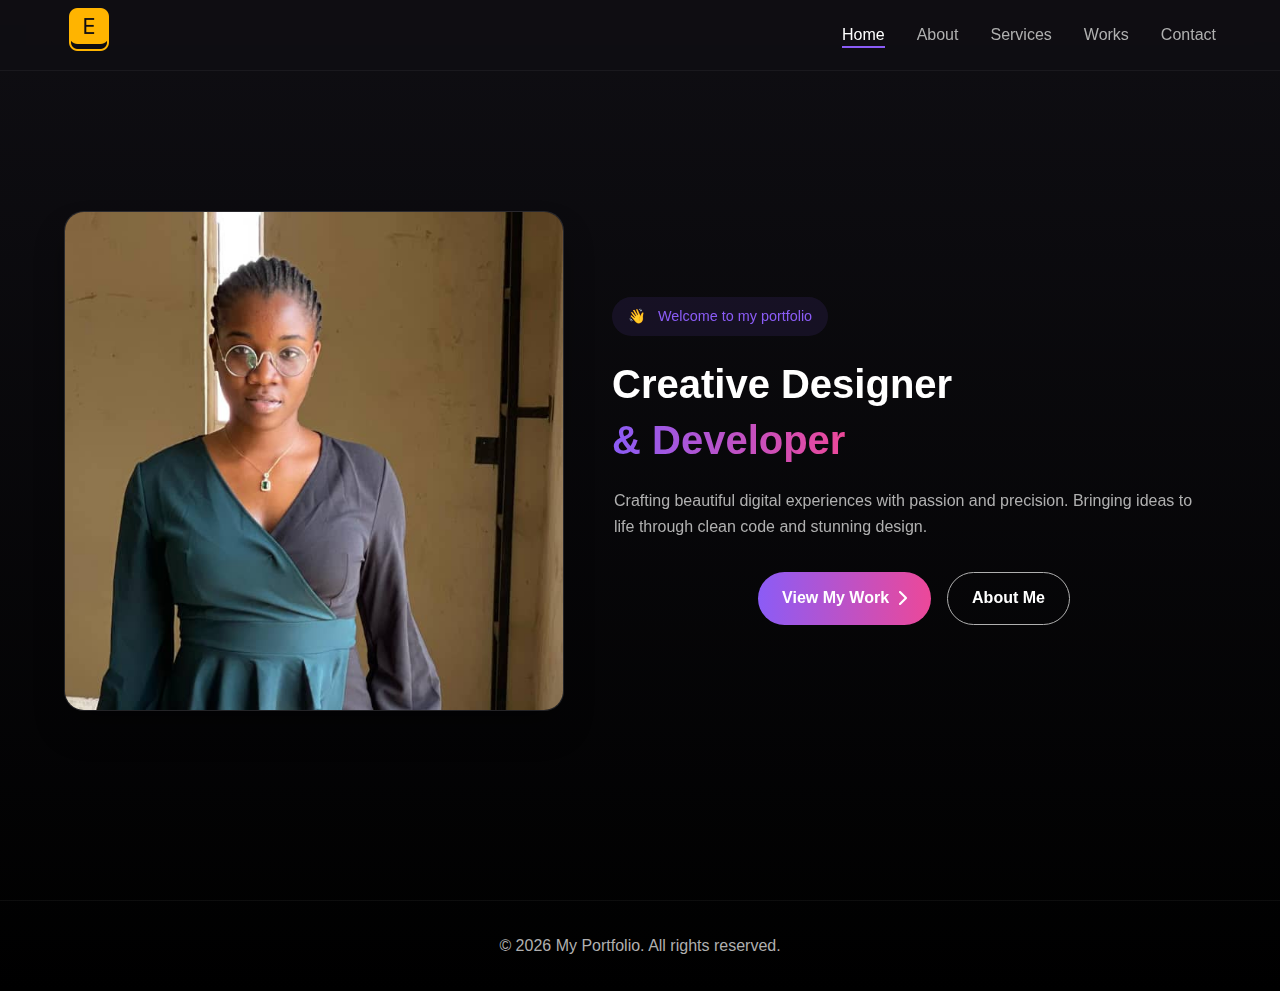
<file: index.html>
<!DOCTYPE html>
<html lang="en">
<head>
    <meta charset="UTF-8">
    <meta name="viewport" content="width=device-width, initial-scale=1.0">
    <title>Portfolio</title>
    <meta name="description" content="Professional portfolio of a creative designer and developer">
    <link rel="shortcut icon" href="./icons8-e-50.png" type="image/x-icon">
    
    <!-- Font Awesome for icons -->
    <link rel="stylesheet" href="https://cdnjs.cloudflare.com/ajax/libs/font-awesome/6.4.0/css/all.min.css">
    
    <!-- AOS Animation library -->
    <link rel="stylesheet" href="https://unpkg.com/aos@next/dist/aos.css" />
    
    <!-- Custom CSS -->
    <link rel="stylesheet" href="style.css">
</head>
<body>
    <!-- Navigation Header -->
    <header class="header">
        <nav class="navbar">
            <div class="logo">
                <img src="./icons8-e-50.png" alt="">
            </div>
            
            <ul class="nav-menu">
                <li class="nav-item"><a href="#home" class="nav-link active">Home</a></li>
                <li class="nav-item"><a href="./about.html" class="nav-link">About</a></li>
                <li class="nav-item"><a href="./services.html" class="nav-link">Services</a></li>
                <li class="nav-item"><a href="./portfolio.html" class="nav-link">Works</a></li>
                <li class="nav-item"><a href="./contact.html" class="nav-link">Contact</a></li>
            </ul>
            
            <div class="hamburger">
                <span class="bar"></span>
                <span class="bar"></span>
                <span class="bar"></span>
            </div>
        </nav>
    </header>

    <main>
 <!-- Hero Section -->
<section id="home" class="hero">
    <div class="hero-container">
        <div class="hero-image-container" data-aos="fade-right" data-aos-delay="100">
            <div class="hero-image-slider">
                <img src="./edii.jpg" alt="Designer at work" class="hero-image active">
                <img src="./bitmoji.png" alt="Development work" class="hero-image">
            </div>
        </div>
        <div class="hero-content">
            <div class="welcome-badge" data-aos="fade-up" data-aos-delay="100">
                <span class="emoji">👋</span> Welcome to my portfolio
            </div>
            <h1 data-aos="fade-up" data-aos-delay="300">
                <span class="title-line">Creative Designer</span>
                <span class="gradient-text">& Developer</span>
            </h1>
            
            <p class="hero-subtitle" data-aos="fade-up" data-aos-delay="500">
                Crafting beautiful digital experiences with passion and precision.
                Bringing ideas to life through clean code and stunning design.
            </p>
            
            <div class="cta-buttons" data-aos="fade-up" data-aos-delay="700">
                <a href="./portfolio.html" class="btn primary-btn">
                    View My Work <i class="fas fa-chevron-right btn-icon"></i>
                </a>
                <a href="./about.html" class="btn outline-btn">About Me</a>
            </div>
        </div>
    </div>
</section>
    </main>
    
    <!-- Footer -->
    <footer class="footer">
        <div class="footer-content">
            <p>&copy; <span id="current-year"></span> My Portfolio. All rights reserved.</p>
        </div>
    </footer>

    <!-- AOS Animation Script -->
    <script src="https://unpkg.com/aos@next/dist/aos.js"></script>
    
    <!-- Custom JavaScript -->
    <script src="index.js"></script>
</body>
</html>
</file>
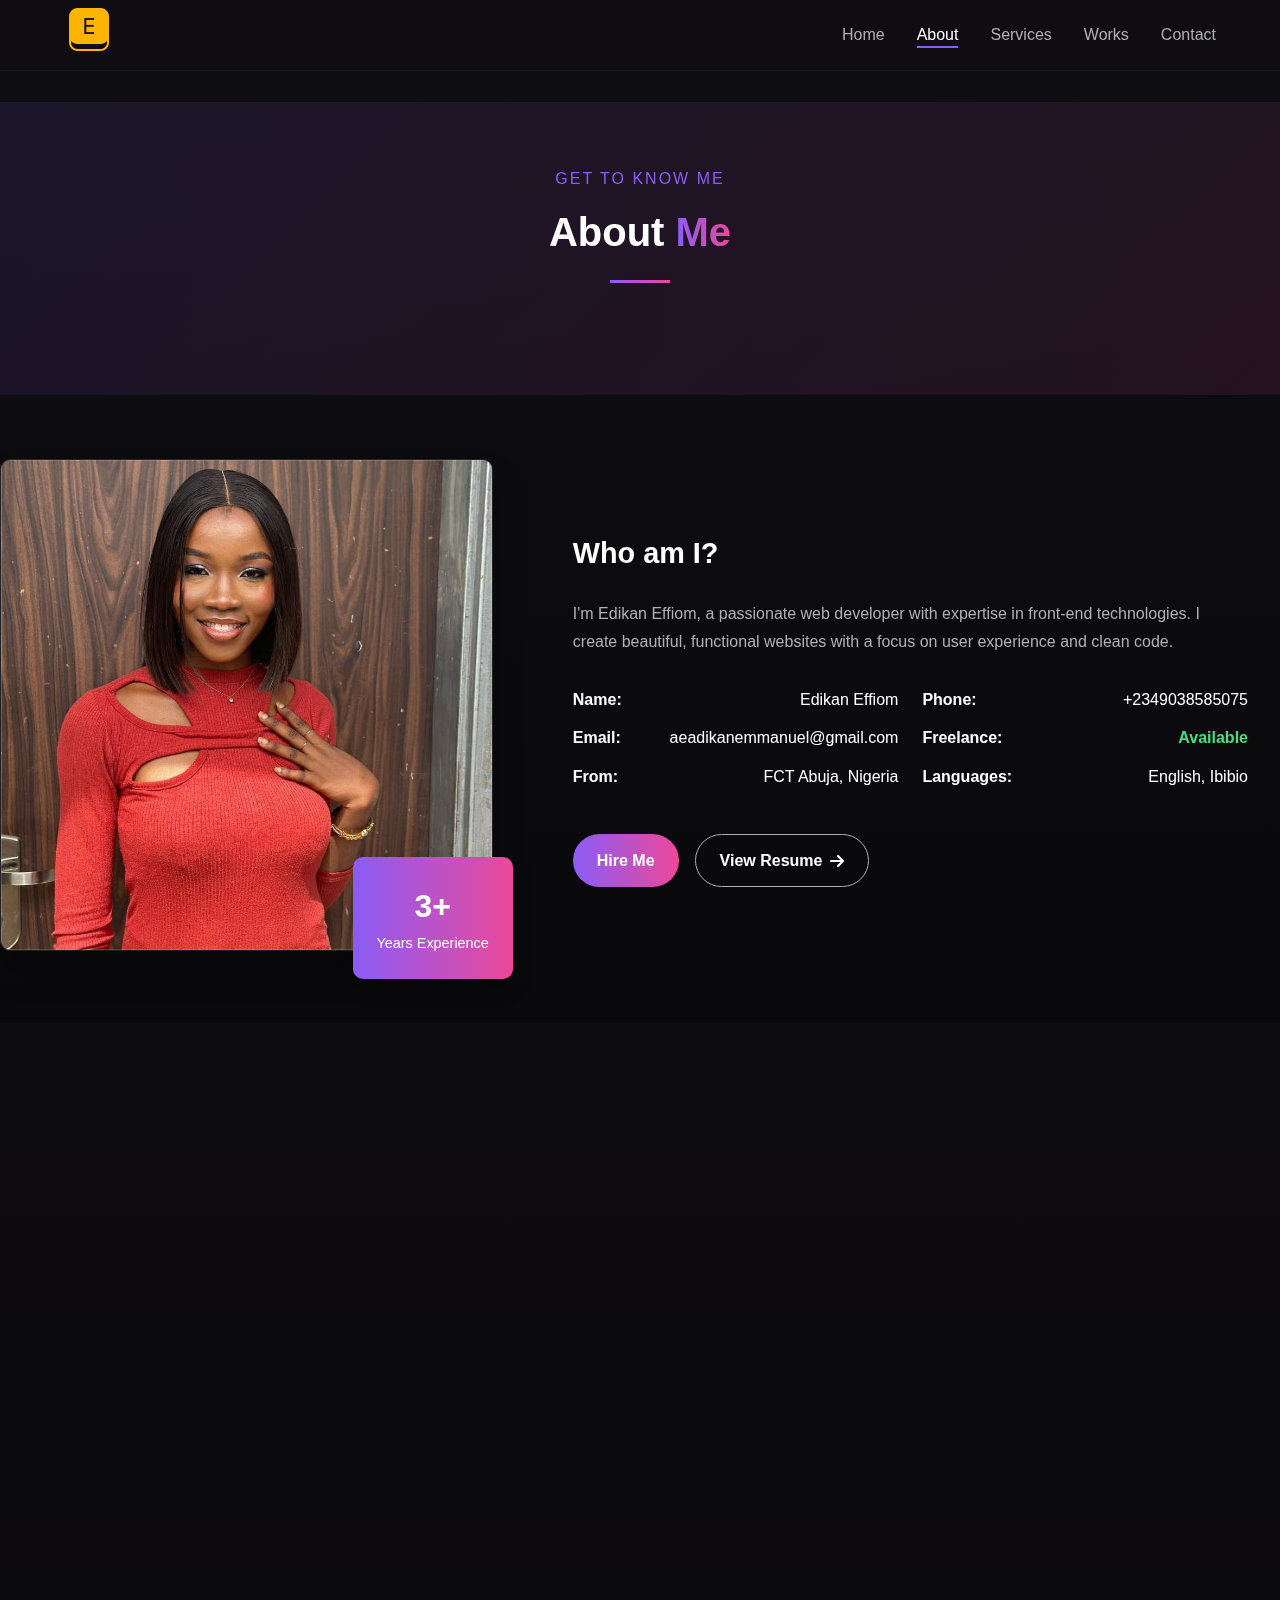
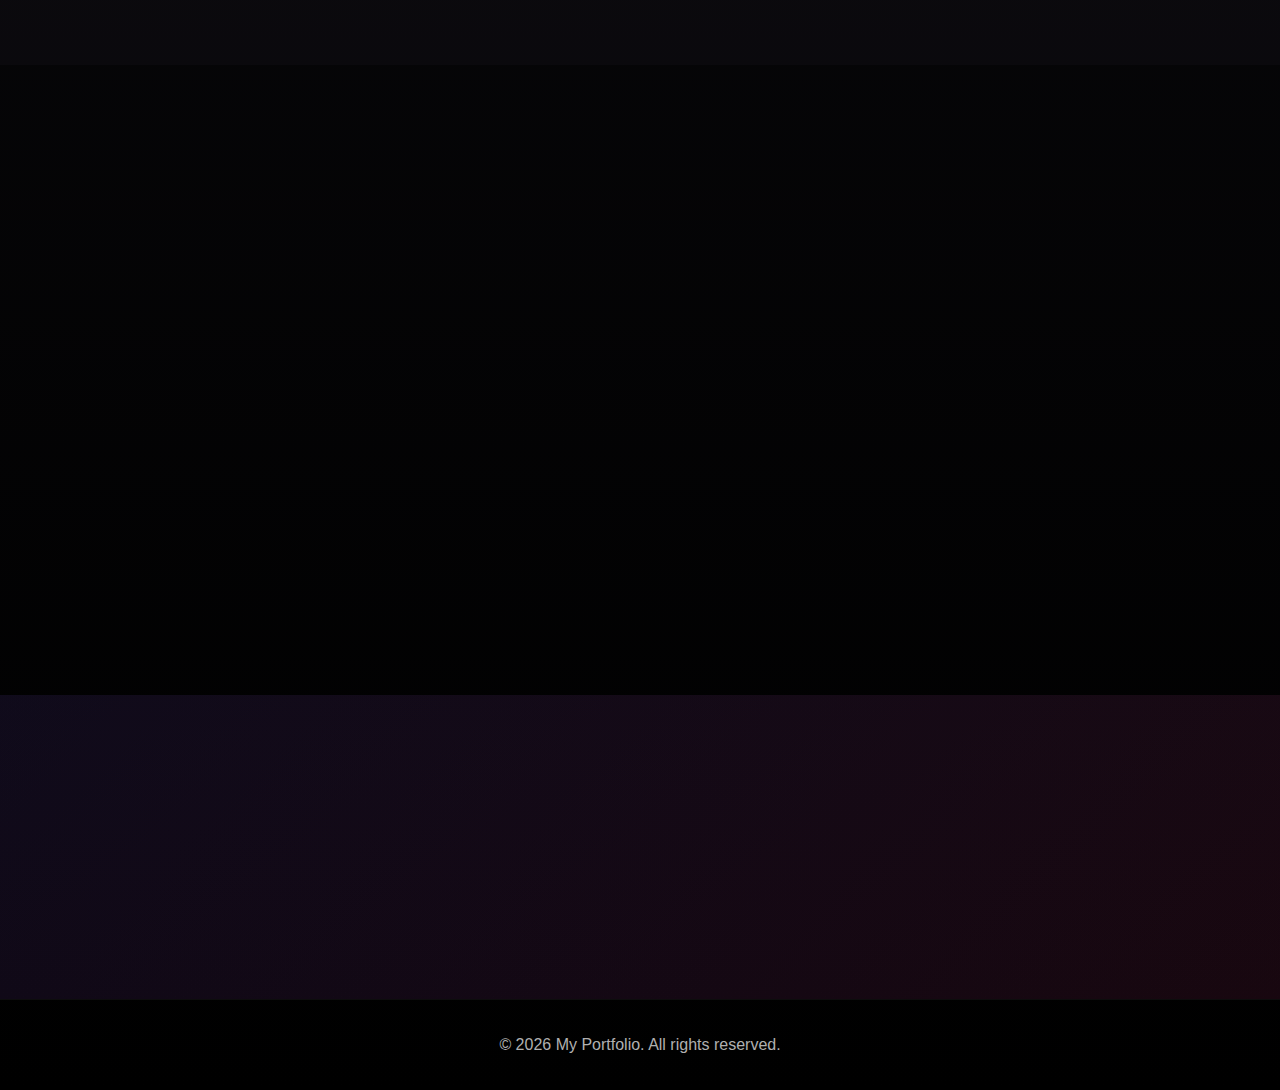
<file: about.html>
<!DOCTYPE html>
<html lang="en">
<head>
    <meta charset="UTF-8">
    <meta name="viewport" content="width=device-width, initial-scale=1.0">
    <title>About Me</title>
    <meta name="description" content="Professional portfolio of a creative designer and developer">
    <link rel="shortcut icon" href="./icons8-e-50.png" type="image/x-icon">
    
    <!-- Font Awesome for icons -->
    <link rel="stylesheet" href="https://cdnjs.cloudflare.com/ajax/libs/font-awesome/6.4.0/css/all.min.css">
    
    <!-- AOS Animation library -->
    <link rel="stylesheet" href="https://unpkg.com/aos@next/dist/aos.css" />
    
    <!-- Custom CSS -->
    <link rel="stylesheet" href="style.css">
</head>
<body>
       <!-- Navigation Header -->
       <header class="header">
        <nav class="navbar">
            <div class="logo">
                <img src="./icons8-e-50.png" alt="">
            </div>
            
            <ul class="nav-menu">
                <li class="nav-item"><a href="./index.html" class="nav-link ">Home</a></li>
                <li class="nav-item"><a href="./about.html" class="nav-link active">About</a></li>
                <li class="nav-item"><a href="./services.html" class="nav-link ">Services</a></li>
                <li class="nav-item"><a href="./portfolio.html" class="nav-link">Works</a></li>
                <li class="nav-item"><a href="./contact.html" class="nav-link">Contact</a></li>
            </ul>
            
            <div class="hamburger">
                <span class="bar"></span>
                <span class="bar"></span>
                <span class="bar"></span>
            </div>
        </nav>
    </header>


    <!-- main -->
    <main class="about-page">
        <!-- Hero Section -->
        <section class="about-hero">
            <div class="container">
                <div class="section-header" data-aos="fade-up">
                    <span class="section-subtitle">Get to know me</span>
                    <h1 class="section-title">About <span class="gradient-text">Me</span></h1>
                    <div class="divider"></div>
                </div>
            </div>
        </section>

        <!-- About Content -->
        <section class="about-content">
            <div class="container">
                <div class="about-grid">
                    <div class="about-image" data-aos="fade-right">
                        <img src="./Meeee.jpg" alt="Edikan Effiom" class="profile-img">
                        <div class="experience-badge">
                            <span>3+</span>
                            <p>Years Experience</p>
                        </div>
                    </div>
                    
                    <div class="about-info" data-aos="fade-left">
                        <h2 class="about-title">Who am I?</h2>
                        <p class="about-description">I'm Edikan Effiom, a passionate web developer with expertise in front-end technologies. I create beautiful, functional websites with a focus on user experience and clean code.</p>
                        
                        <div class="personal-info">
                            <div class="info-column">
                                <p><strong>Name:</strong> Edikan Effiom</p>
                                <p><strong>Email:</strong> aeadikanemmanuel@gmail.com</p>
                                <p><strong>From:</strong> FCT Abuja, Nigeria</p>
                            </div>
                            <div class="info-column">
                                <p><strong>Phone:</strong> +2349038585075</p>
                                <p><strong>Freelance:</strong> <span class="available">Available</span></p>
                                <p><strong>Languages:</strong> English, Ibibio</p>
                            </div>
                        </div>
                        
                        <div class="about-actions">
                            <a href="./contact.html" class="btn primary-btn">Hire Me</a>
                            <a href="./resume.html" class="btn outline-btn">
                                View Resume
                                <i class="fas fa-arrow-right btn-icon"></i>
                            </a>
                        </div>
                    </div>
                </div>
            </div>
        </section>

        <!-- Skills Section -->
        <section class="skills-section">
            <div class="container">
                <div class="section-header" data-aos="fade-up">
                    <h2 class="section-title">My <span class="gradient-text">Skills</span></h2>
                    <div class="divider"></div>
                </div>
                
                <div class="skills-grid" data-aos="fade-up" data-aos-delay="200">
                    <div class="skill-card">
                        <div class="skill-icon">
                            <i class="fab fa-html5"></i>
                        </div>
                        <h3>HTML5</h3>
                        <div class="skill-bar">
                            <div class="skill-progress" style="width: 100%"></div>
                        </div>
                    </div>
                    
                    <div class="skill-card">
                        <div class="skill-icon">
                            <i class="fab fa-css3-alt"></i>
                        </div>
                        <h3>CSS3</h3>
                        <div class="skill-bar">
                            <div class="skill-progress" style="width: 90%"></div>
                        </div>
                    </div>
                    
                    <div class="skill-card">
                        <div class="skill-icon">
                            <i class="fab fa-js"></i>
                        </div>
                        <h3>JavaScript</h3>
                        <div class="skill-bar">
                            <div class="skill-progress" style="width: 85%"></div>
                        </div>
                    </div>
                    
                    <div class="skill-card">
                        <div class="skill-icon">
                            <i class="fab fa-react"></i>
                        </div>
                        <h3>React</h3>
                        <div class="skill-bar">
                            <div class="skill-progress" style="width: 80%"></div>
                        </div>
                    </div>
                    
                    <div class="skill-card">
                        <div class="skill-icon">
                            <i class="fab fa-bootstrap"></i>
                        </div>
                        <h3>Bootstrap</h3>
                        <div class="skill-bar">
                            <div class="skill-progress" style="width: 85%"></div>
                        </div>
                    </div>
                    
                    <div class="skill-card">
                        <div class="skill-icon">
                            <i class="fab fa-php"></i>
                        </div>
                        <h3>PHP</h3>
                        <div class="skill-bar">
                            <div class="skill-progress" style="width: 70%"></div>
                        </div>
                    </div>
                    
                    <div class="skill-card">
                        <div class="skill-icon">
                            <i class="fas fa-database"></i>
                        </div>
                        <h3>MySQL</h3>
                        <div class="skill-bar">
                            <div class="skill-progress" style="width: 75%"></div>
                        </div>
                    </div>
                    
                    <div class="skill-card">
                        <div class="skill-icon">
                            <i class="fab fa-git-alt"></i>
                        </div>
                        <h3>Git</h3>
                        <div class="skill-bar">
                            <div class="skill-progress" style="width: 80%"></div>
                        </div>
                    </div>
                </div>
            </div>
        </section>

        <!-- Education Section -->
        <section class="education-section">
            <div class="container">
                <div class="section-header" data-aos="fade-up">
                    <h2 class="section-title">My <span class="gradient-text">Education</span></h2>
                    <div class="divider"></div>
                </div>
                
                <div class="timeline" data-aos="fade-up" data-aos-delay="200">
                    <div class="timeline-item">
                        <div class="timeline-date">2023 - 2027</div>
                        <div class="timeline-content">
                            <h3>BSc. Cyber Security</h3>
                            <p class="institution">Lincoln University College, Malaysia</p>
                            <p>Currently pursuing my degree in Cyber Security with a focus on web application security and ethical hacking.</p>
                        </div>
                    </div>
                    
                    <div class="timeline-item">
                        <div class="timeline-date">2018 - 2020</div>
                        <div class="timeline-content">
                            <h3>Senior Secondary Certificate</h3>
                            <p class="institution">Government Secondary School, Karshi</p>
                            <p>Completed my secondary education with focus on sciences and mathematics.</p>
                        </div>
                    </div>
                </div>
            </div>
        </section>

        <!-- Call to Action -->
        <section class="cta-section">
            <div class="container" data-aos="fade-up">
                <h2>Have a project in mind?</h2>
                <p>I'm available for freelance work. Let's discuss how I can help bring your ideas to life.</p>
                <a href="./contact.html" class="btn primary-btn">Get In Touch</a>
            </div>
        </section>
    </main>


        <!-- Footer -->
        <footer class="footer">
            <div class="footer-content">
                <p>&copy; <span id="current-year"></span> My Portfolio. All rights reserved.</p>
            </div>
        </footer>
    
        <!-- AOS Animation Script -->
        <script src="https://unpkg.com/aos@next/dist/aos.js"></script>
        
        <!-- Custom JavaScript -->
        <script src="index.js"></script>
</body>
</html>
</file>
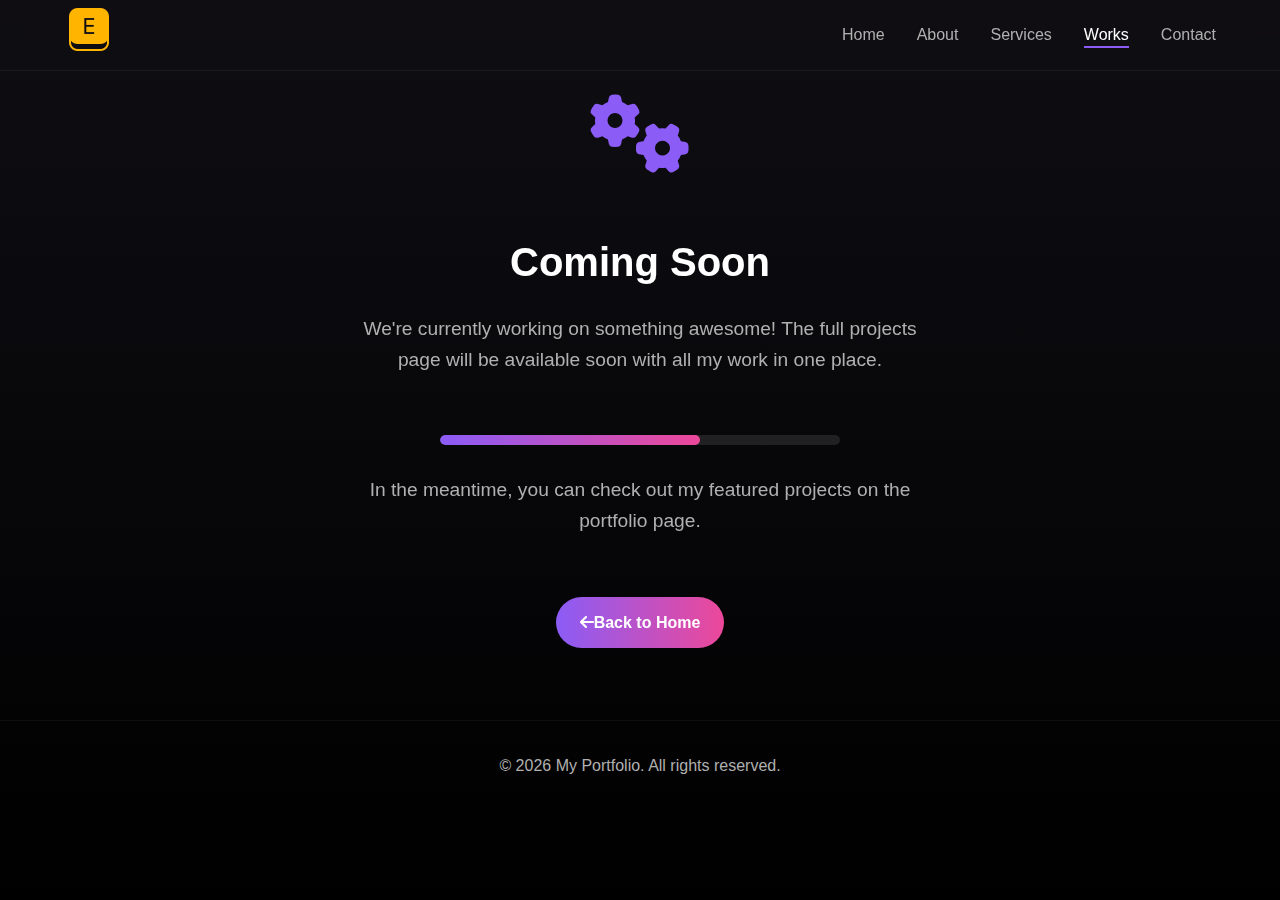
<file: coming-soon.html>
<!DOCTYPE html>
<html lang="en">

<head>
    <meta charset="UTF-8">
    <meta name="viewport" content="width=device-width, initial-scale=1.0">
    <title>Coming Soon | My Portfolio</title>
    <link rel="shortcut icon" href="./icons8-e-50.png" type="image/x-icon">
    <link rel="stylesheet" href="https://cdnjs.cloudflare.com/ajax/libs/font-awesome/6.4.0/css/all.min.css">
    <link rel="stylesheet" href="https://unpkg.com/aos@next/dist/aos.css" />
    <link rel="stylesheet" href="style.css">
    <style>
        /* Additional styles for coming soon page */
        .coming-soon {
            display: flex;
            flex-direction: column;
            justify-content: center;
            align-items: center;
            min-height: 80vh;
            text-align: center;
            padding: 40px 20px;
        }
        
        .coming-soon-icon {
            font-size: 5rem;
            color: var(--accent-primary);
            margin-bottom: 30px;
            animation: pulse 2s infinite;
        }
        
        .coming-soon h1 {
            font-size: 2.5rem;
            margin-bottom: 20px;
        }
        
        .coming-soon p {
            font-size: 1.2rem;
            color: var(--text-secondary);
            max-width: 600px;
            margin-bottom: 30px;
        }
        
        .progress-container {
            width: 100%;
            max-width: 400px;
            background-color: rgba(255, 255, 255, 0.1);
            border-radius: 50px;
            height: 10px;
            margin: 30px 0;
            overflow: hidden;
        }
        
        .progress-bar {
            height: 100%;
            width: 65%;
            background: linear-gradient(to right, var(--accent-primary), var(--accent-secondary));
            border-radius: 50px;
            animation: progress 2s ease-in-out;
        }
        
        .back-home {
            margin-top: 30px;
        }
        
        @keyframes pulse {
            0% { transform: scale(1); }
            50% { transform: scale(1.1); }
            100% { transform: scale(1); }
        }
        
        @keyframes progress {
            0% { width: 0%; }
            100% { width: 65%; }
        }
    </style>
</head>

<body>
    <!-- Navigation Header -->
    <header class="header">
        <nav class="navbar">
            <div class="logo">
                <img src="./icons8-e-50.png" alt="">
            </div>
            
            <ul class="nav-menu">
                <li class="nav-item"><a href="./index.html" class="nav-link">Home</a></li>
                <li class="nav-item"><a href="./about.html" class="nav-link">About</a></li>
                <li class="nav-item"><a href="./services.html" class="nav-link">Services</a></li>
                <li class="nav-item"><a href="./portfolio.html" class="nav-link active">Works</a></li>
                <li class="nav-item"><a href="./contact.html" class="nav-link">Contact</a></li>
            </ul>
            
            <div class="hamburger">
                <span class="bar"></span>
                <span class="bar"></span>
                <span class="bar"></span>
            </div>
        </nav>
    </header>

    <main>
        <section class="coming-soon" data-aos="fade-up">
            <div class="coming-soon-icon">
                <i class="fas fa-cogs"></i>
            </div>
            <h1>Coming Soon</h1>
            <p>We're currently working on something awesome! The full projects page will be available soon with all my work in one place.</p>
            
            <div class="progress-container">
                <div class="progress-bar"></div>
            </div>
            
            <p>In the meantime, you can check out my featured projects on the <a href="./portfolio.html">portfolio page</a>.</p>
            
            <div class="back-home">
                <a href="./index.html" class="btn primary-btn">
                    <i class="fas fa-arrow-left"></i> Back to Home
                </a>
            </div>
        </section>
    </main>

    <!-- Footer -->
    <footer class="footer">
        <div class="footer-content">
            <p>&copy; <span id="current-year"></span> My Portfolio. All rights reserved.</p>
        </div>
    </footer>

    <!-- AOS Animation Script -->
    <script src="https://unpkg.com/aos@next/dist/aos.js"></script>
    <script>
        AOS.init({
            duration: 800,
            easing: 'ease-in-out',
            once: true
        });
        
        // Set current year in footer
        document.getElementById('current-year').textContent = new Date().getFullYear();
    </script>
    
    <!-- Custom JavaScript -->
    <script src="index.js"></script>
</body>

</html>
</file>
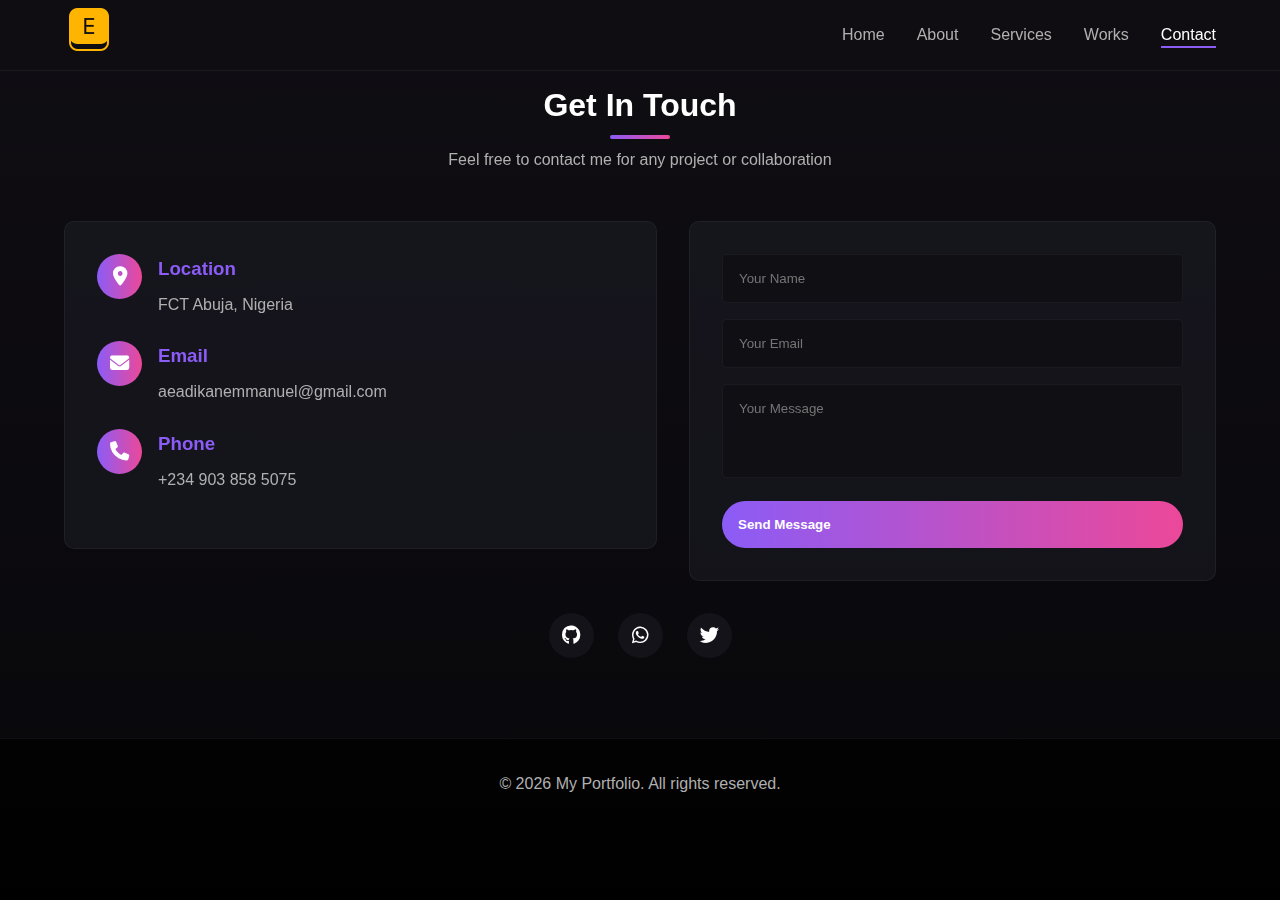
<file: contact.html>
<!DOCTYPE html>
<html lang="en">
<head>
    <meta charset="UTF-8">
    <meta name="viewport" content="width=device-width, initial-scale=1.0">
    <title>My Contact</title>
    <meta name="description" content="Professional portfolio of a creative designer and developer">
    <link rel="shortcut icon" href="./icons8-e-50.png" type="image/x-icon">
    
    <!-- Font Awesome for icons -->
    <link rel="stylesheet" href="https://cdnjs.cloudflare.com/ajax/libs/font-awesome/6.4.0/css/all.min.css">
    
    <!-- AOS Animation library -->
    <link rel="stylesheet" href="https://unpkg.com/aos@next/dist/aos.css" />
    
    <!-- Custom CSS -->
    <link rel="stylesheet" href="style.css">
    <style>
        /* Additional contact page styles */
        .contact-wrapper {
            display: flex;
            max-width: 1200px;
            margin: 0 auto;
            gap: 2rem;
            align-items: flex-start;
        }
        
        .contact-info {
            flex: 1;
            background-color: var(--card-bg);
            border: 1px solid var(--card-border);
            border-radius: 10px;
            padding: 2rem;
            min-width: 300px;
        }
        
        .contact-form-container {
            flex: 1;
            min-width: 300px;
        }
        
        .contact-item {
            display: flex;
            align-items: flex-start;
            gap: 1rem;
            margin-bottom: 1.5rem;
        }
        
        .contact-icon {
            width: 45px;
            height: 45px;
            border-radius: 50%;
            background: linear-gradient(to right, var(--accent-primary), var(--accent-secondary));
            display: flex;
            align-items: center;
            justify-content: center;
            font-size: 1.2rem;
            color: white;
            flex-shrink: 0;
        }
        
        .contact-text h3 {
            margin-bottom: 0.5rem;
            color: var(--accent-primary);
        }
        
        .contact-text p, .contact-text a {
            color: var(--text-secondary);
            transition: color 0.3s ease;
        }
        
        .contact-text a:hover {
            color: var(--accent-primary);
        }
        
        @media (max-width: 768px) {
            .contact-wrapper {
                flex-direction: column;
            }
            
            .contact-info, .contact-form-container {
                width: 100%;
            }
        }
    </style>
</head>
<body>
      <!-- Navigation Header -->
      <header class="header">
        <nav class="navbar">
            <div class="logo">
                <img src="./icons8-e-50.png" alt="">
            </div>
            
            <ul class="nav-menu">
                <li class="nav-item"><a href="./index.html" class="nav-link ">Home</a></li>
                <li class="nav-item"><a href="./about.html" class="nav-link">About</a></li>
                <li class="nav-item"><a href="./services.html" class="nav-link ">Services</a></li>
                <li class="nav-item"><a href="./portfolio.html" class="nav-link">Works</a></li>
                <li class="nav-item"><a href="#contact" class="nav-link active">Contact</a></li>
            </ul>
            
            <div class="hamburger">
                <span class="bar"></span>
                <span class="bar"></span>
                <span class="bar"></span>
            </div>
        </nav>
    </header>

    <main>
       <!-- Contact Section -->
       <section id="contact" class="contact">
        <div class="section-header" data-aos="fade-up">
            <h2>Get In Touch</h2>
            <p>Feel free to contact me for any project or collaboration</p>
        </div>
        
        <div class="contact-wrapper">
            <div class="contact-info" data-aos="fade-right">
                <div class="contact-item">
                    <div class="contact-icon">
                        <i class="fas fa-map-marker-alt"></i>
                    </div>
                    <div class="contact-text">
                        <h3>Location</h3>
                        <p>FCT Abuja, Nigeria</p>
                    </div>
                </div>
                
                <div class="contact-item">
                    <div class="contact-icon">
                        <i class="fas fa-envelope"></i>
                    </div>
                    <div class="contact-text">
                        <h3>Email</h3>
                        <a href="mailto:aeadikanemmanuel@gmail.com">aeadikanemmanuel@gmail.com</a>
                    </div>
                </div>
                
                <div class="contact-item">
                    <div class="contact-icon">
                        <i class="fas fa-phone"></i>
                    </div>
                    <div class="contact-text">
                        <h3>Phone</h3>
                        <a href="tel:+2349038585075">+234 903 858 5075</a>
                    </div>
                </div>
                
                <!-- <div class="contact-item">
                    <div class="contact-icon">
                        <i class="fas fa-clock"></i>
                    </div>
                    <div class="contact-text">
                        <h3>Working Hours</h3>
                        <p>Monday - Friday: 9am - 5pm</p>
                        <p>Weekends: By appointment</p>
                    </div>
                </div> -->
            </div>
            
            <div class="contact-form-container" data-aos="fade-left">
                <div class="contact-container">
                    <form id="contact-form" class="contact-form">
                        <div class="form-group">
                            <input type="text" id="name" placeholder="Your Name" required>
                        </div>
                        <div class="form-group">
                            <input type="email" id="email" placeholder="Your Email" required>
                        </div>
                        <div class="form-group">
                            <textarea id="message" placeholder="Your Message" rows="4" required></textarea>
                        </div>
                        <button type="submit" class="btn primary-btn-full">Send Message</button>
                    </form>
                </div>
            </div>
        </div>
        
        <div class="social-links" data-aos="fade-up" data-aos-delay="300">
            <a href="https://github.com/Aeadikan2/" class="social-icon"><i class="fab fa-github"></i></a>
            <a href="https://wa.me/2349038585075" class="social-icon"><i class="fab fa-whatsapp"></i></a>
            <a href="https://x.com/aeadikan?t=u33H4fHf7blYdP3lw-V24g&s=09" class="social-icon"><i class="fab fa-twitter"></i></a>
        </div>
    </section>
    </main>

   <!-- Footer -->
   <footer class="footer">
    <div class="footer-content">
        <p>&copy; <span id="current-year"></span> My Portfolio. All rights reserved.</p>
    </div>
</footer>

<!-- AOS Animation Script -->
<script src="https://unpkg.com/aos@next/dist/aos.js"></script>

<!-- Custom JavaScript -->
<script src="index.js"></script>
</body>
</html>
</file>
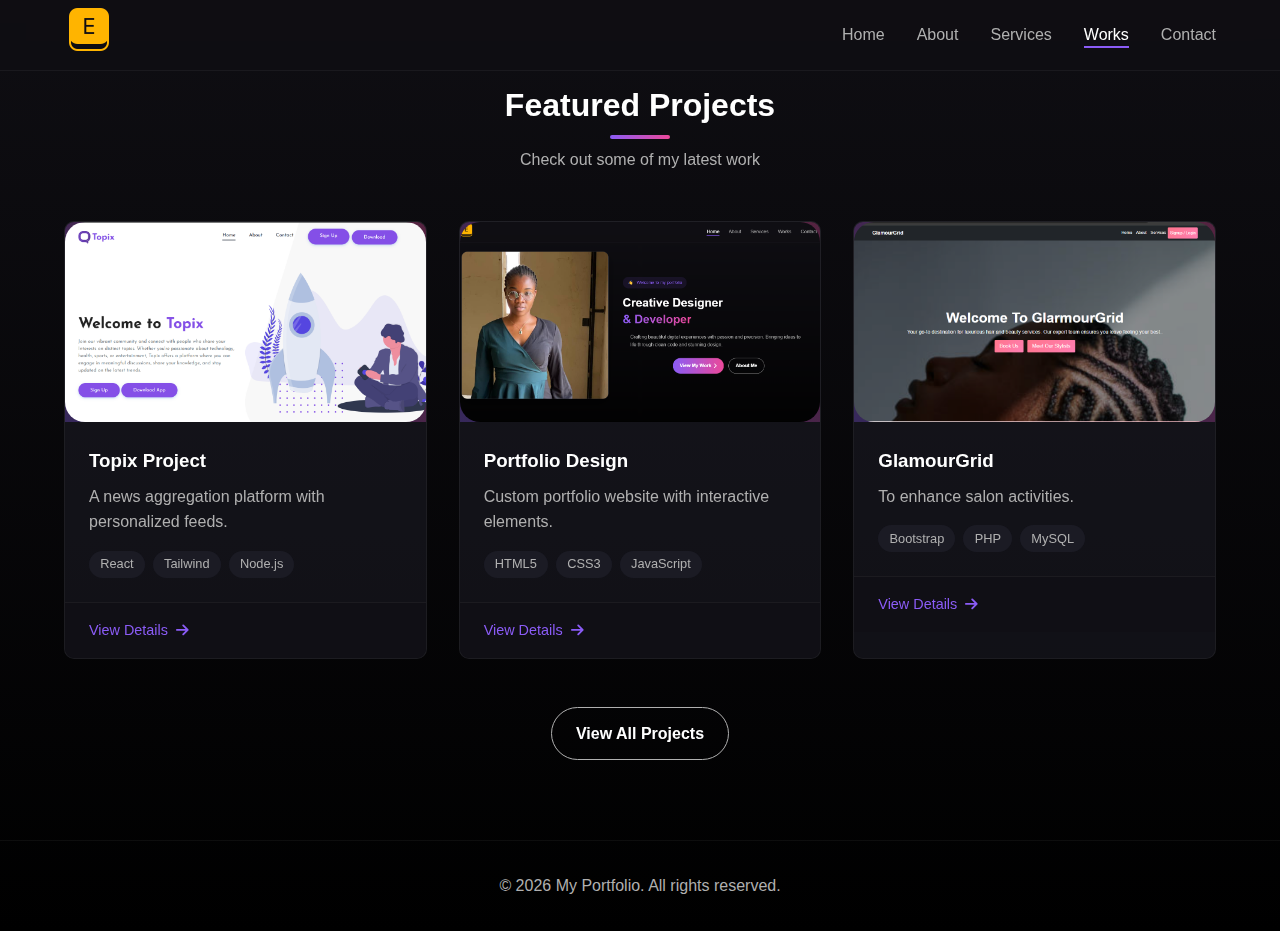
<file: portfolio.html>
<!DOCTYPE html>
<html lang="en">

<head>
    <meta charset="UTF-8">
    <meta name="viewport" content="width=device-width, initial-scale=1.0">
    <title>My Portfolio</title>
    <meta name="description" content="Professional portfolio of a creative designer and developer">
    <link rel="shortcut icon" href="./icons8-e-50.png" type="image/x-icon">
    
    <!-- Font Awesome for icons -->
    <link rel="stylesheet" href="https://cdnjs.cloudflare.com/ajax/libs/font-awesome/6.4.0/css/all.min.css">
    
    <!-- AOS Animation library -->
    <link rel="stylesheet" href="https://unpkg.com/aos@next/dist/aos.css" />
    
    <!-- Custom CSS -->
    <link rel="stylesheet" href="style.css">
</head>

<body>
   <!-- Navigation Header -->
   <header class="header">
    <nav class="navbar">
        <div class="logo">
            <img src="./icons8-e-50.png" alt="">
        </div>
        
        <ul class="nav-menu">
            <li class="nav-item"><a href="./index.html" class="nav-link ">Home</a></li>
            <li class="nav-item"><a href="./about.html" class="nav-link">About</a></li>
            <li class="nav-item"><a href="./services.html" class="nav-link ">Services</a></li>
            <li class="nav-item"><a href="#works" class="nav-link active">Works</a></li>
            <li class="nav-item"><a href="./contact.html" class="nav-link">Contact</a></li>
        </ul>
        
        <div class="hamburger">
            <span class="bar"></span>
            <span class="bar"></span>
            <span class="bar"></span>
        </div>
    </nav>
</header>

<!-- main -->
 <main>
     <!-- Featured Projects -->
     <section id="works" class="projects">
        <div class="section-header" data-aos="fade-up">
            <h2>Featured Projects</h2>
            <p>Check out some of my latest work</p>
        </div>
        
        <div class="projects-grid">
            <!-- Project 1 -->
            <div class="project-card" data-aos="fade-up" data-aos-delay="100">
                <div class="project-img">
                    <img src="./image copy 2.png" alt="" class="img-image">
                    <div class="project-overlay">
                        <a href="project-details.html?project=topix" class="view-btn">View Details</a>
                    </div>
                </div>
                <div class="project-info">
                    <h3>Topix Project</h3>
                    <p>A news aggregation platform with personalized feeds.</p>
                    <div class="tech-tags">
                        <span>React</span>
                        <span>Tailwind</span>
                        <span>Node.js</span>
                    </div>
                </div>
                <div class="project-footer">
                    <a href="project-details.html?project=topix" class="details-link">
                        View Details <i class="fas fa-arrow-right"></i>
                    </a>
                </div>
            </div>
            
            <!-- Project 2 -->
            <div class="project-card" data-aos="fade-up" data-aos-delay="200">
                <div class="project-img">
                    <img src="./image copy.png" alt="" class="img-image">
                    <div class="project-overlay">
                        <a href="project-details.html?project=portfolio" class="view-btn">View Details</a>
                    </div>
                </div>
                <div class="project-info">
                    <h3>Portfolio Design</h3>
                    <p>Custom portfolio website with interactive elements.</p>
                    <div class="tech-tags">
                        <span>HTML5</span>
                        <span>CSS3</span>
                        <span>JavaScript</span>
                    </div>
                </div>
                <div class="project-footer">
                    <a href="project-details.html?project=portfolio" class="details-link">
                        View Details <i class="fas fa-arrow-right"></i>
                    </a>
                </div>
            </div>

         <!-- Project 3 -->
         <div class="project-card" data-aos="fade-up" data-aos-delay="300">
            <div class="project-img">
                <img src="./Screenshot 2025-04-05 233844.png" alt="" class="img-image">
                <div class="project-overlay">
                    <a href="project-details.html?project=sms" class="view-btn">View Details</a>
                </div>
            </div>
            <div class="project-info">
                <h3>GlamourGrid</h3>
                <p>To enhance salon activities.</p>
                <div class="tech-tags">
                    <span>Bootstrap</span>
                    <span>PHP</span>
                    <span>MySQL</span>
                </div>
            </div>
            <div class="project-footer">
                <a href="project-details.html?project=sms" class="details-link">
                    View Details <i class="fas fa-arrow-right"></i>
                </a>
            </div>
        </div>
    </div>

        <div class="view-all-btn" data-aos="fade-up">
            <a href="./coming-soon.html" class="btn outline-btn">View All Projects</a>
        </div>
    </section>
    
 </main>


 <!-- Footer -->
 <footer class="footer">
    <div class="footer-content">
        <p>&copy; <span id="current-year"></span> My Portfolio. All rights reserved.</p>
    </div>
</footer>

<!-- AOS Animation Script -->
<script src="https://unpkg.com/aos@next/dist/aos.js"></script>

<!-- Custom JavaScript -->
<script src="index.js"></script>
</body>

</html>
</file>
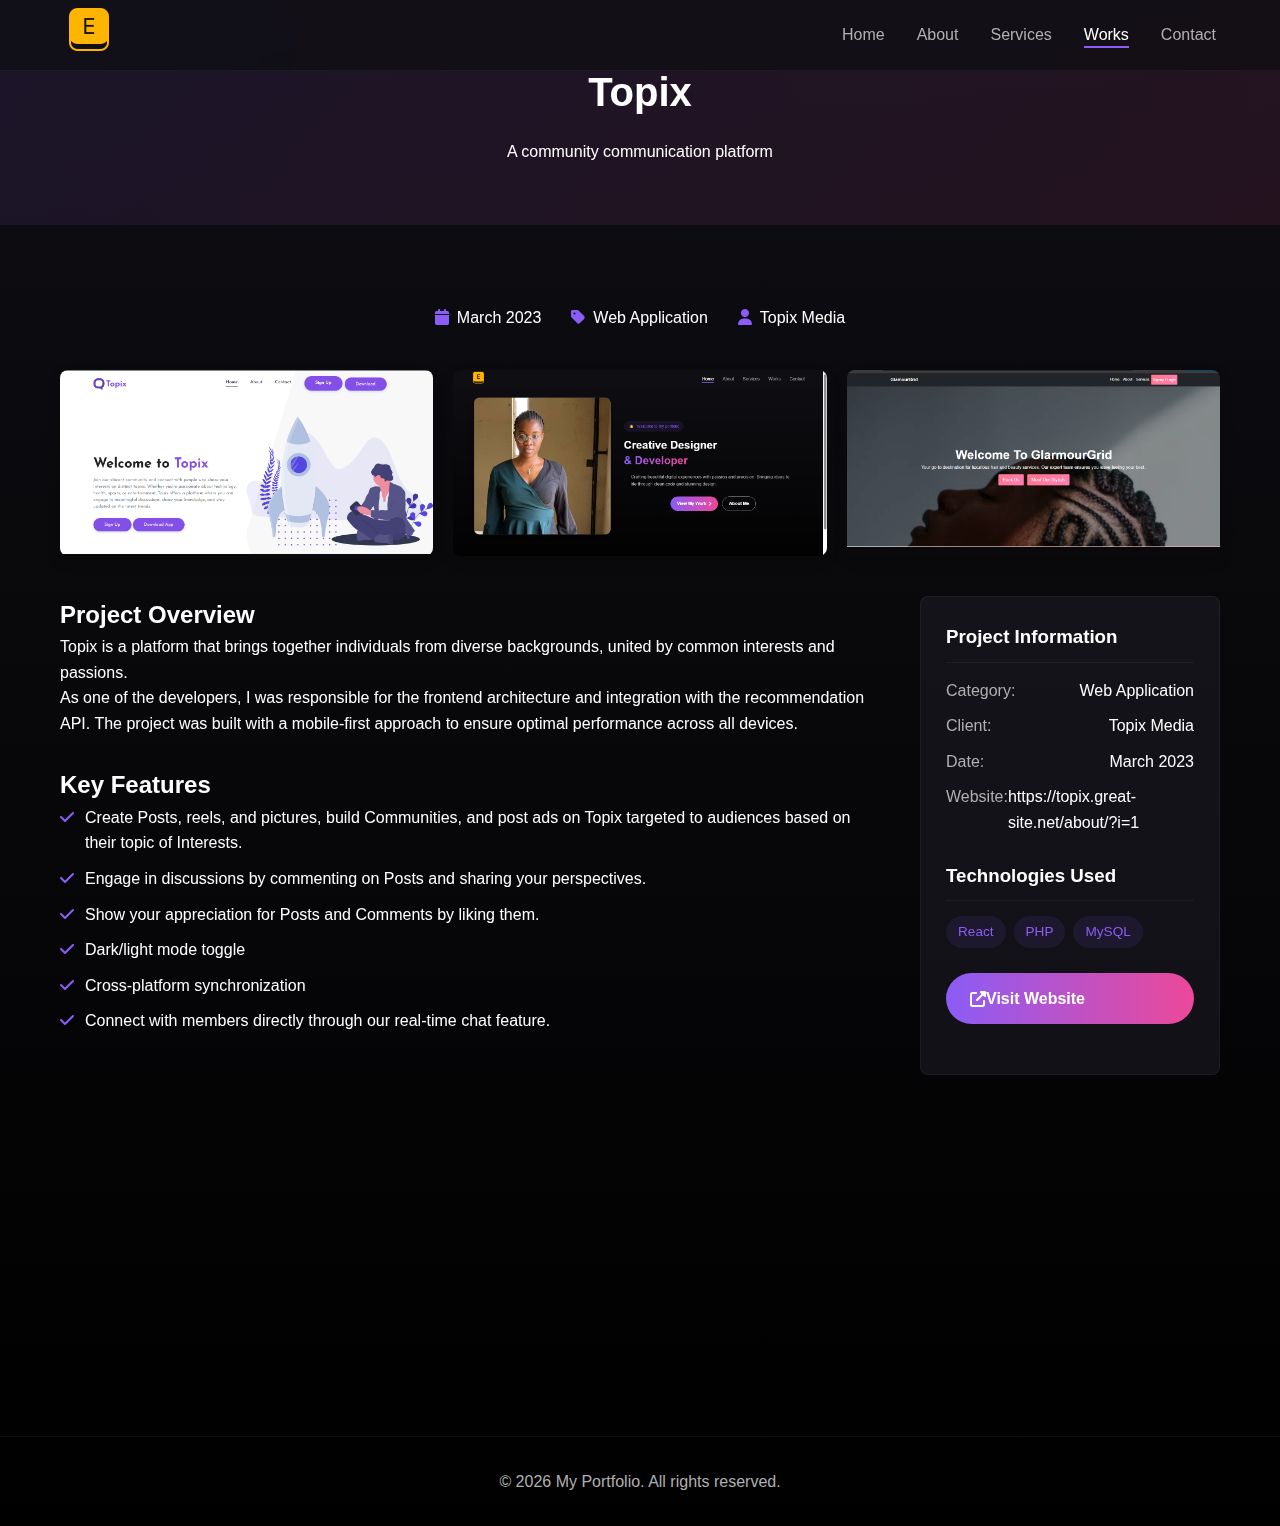
<file: project-details.html>
<!DOCTYPE html>
<html lang="en">

<head>
    <meta charset="UTF-8">
    <meta name="viewport" content="width=device-width, initial-scale=1.0">
    <title>Project Details | My Portfolio</title>
    <link rel="shortcut icon" href="./icons8-e-50.png" type="image/x-icon">
    <link rel="stylesheet" href="https://cdnjs.cloudflare.com/ajax/libs/font-awesome/6.4.0/css/all.min.css">
    <link rel="stylesheet" href="https://unpkg.com/aos@next/dist/aos.css" />
    <link rel="stylesheet" href="style.css">
    <style>
        /* Additional styles for project details page */
        .project-details {
            padding: 80px 0;
        }
        
        .project-hero {
            background: linear-gradient(135deg, rgba(139, 92, 246, 0.1), rgba(236, 72, 153, 0.1));
            padding: 60px 0;
            text-align: center;
        }
        
        .project-container {
            max-width: 1200px;
            margin: 0 auto;
            padding: 0 20px;
        }
        
        .project-header {
            margin-bottom: 40px;
        }
        
        .project-title {
            font-size: 2.5rem;
            margin-bottom: 15px;
        }
        
        .project-meta {
            display: flex;
            justify-content: center;
            gap: 30px;
            margin-bottom: 30px;
        }
        
        .project-meta-item {
            display: flex;
            align-items: center;
            gap: 8px;
        }
        
        .project-meta-item i {
            color: var(--accent-primary);
        }
        
        .project-gallery {
            display: grid;
            grid-template-columns: repeat(auto-fit, minmax(300px, 1fr));
            gap: 20px;
            margin-bottom: 40px;
        }
        
        .project-image {
            border-radius: 8px;
            overflow: hidden;
            box-shadow: 0 5px 15px rgba(0, 0, 0, 0.1);
        }
        
        .project-image img {
            width: 100%;
            height: auto;
            display: block;
            transition: transform 0.3s ease;
        }
        
        .project-image:hover img {
            transform: scale(1.03);
        }
        
        .project-content {
            display: grid;
            grid-template-columns: 1fr 300px;
            gap: 40px;
        }
        
        .project-description {
            margin-bottom: 30px;
        }
        
        .project-details-list {
            margin-bottom: 30px;
        }
        
        .project-details-list h3 {
            margin-bottom: 15px;
        }
        
        .project-details-list ul {
            list-style-type: none;
        }
        
        .project-details-list li {
            margin-bottom: 10px;
            position: relative;
            padding-left: 25px;
        }
        
        .project-details-list li::before {
            content: "\f00c";
            font-family: "Font Awesome 6 Free";
            font-weight: 900;
            position: absolute;
            left: 0;
            color: var(--accent-primary);
        }
        
        .project-sidebar {
            background: var(--card-bg);
            border: 1px solid var(--card-border);
            border-radius: 8px;
            padding: 25px;
            height: fit-content;
        }
        
        .project-info-box {
            margin-bottom: 25px;
        }
        
        .project-info-box h3 {
            margin-bottom: 15px;
            padding-bottom: 10px;
            border-bottom: 1px solid var(--card-border);
        }
        
        .project-info-item {
            display: flex;
            justify-content: space-between;
            margin-bottom: 10px;
        }
        
        .project-info-item span:first-child {
            color: var(--text-secondary);
        }
        
        .project-tags {
            display: flex;
            flex-wrap: wrap;
            gap: 8px;
        }
        
        .project-tag {
            background: rgba(139, 92, 246, 0.1);
            color: var(--accent-primary);
            padding: 5px 12px;
            border-radius: 50px;
            font-size: 0.85rem;
        }
        
        .project-nav {
            display: flex;
            justify-content: space-between;
            margin-top: 50px;
            padding-top: 30px;
            border-top: 1px solid var(--card-border);
        }
        
        .project-nav a {
            display: flex;
            align-items: center;
            gap: 10px;
            padding: 10px 20px;
            border-radius: 5px;
            transition: all 0.3s ease;
        }
        
        .project-nav a:hover {
            background: rgba(255, 255, 255, 0.05);
        }
        
        @media (max-width: 768px) {
            .project-content {
                grid-template-columns: 1fr;
            }
            
            .project-meta {
                flex-direction: column;
                gap: 15px;
                align-items: center;
            }
        }
    </style>
</head>

<body>
    <!-- Navigation Header -->
    <header class="header">
        <nav class="navbar">
            <div class="logo">
                <img src="./icons8-e-50.png" alt="">
            </div>
            
            <ul class="nav-menu">
                <li class="nav-item"><a href="./index.html" class="nav-link">Home</a></li>
                <li class="nav-item"><a href="./about.html" class="nav-link">About</a></li>
                <li class="nav-item"><a href="./services.html" class="nav-link">Services</a></li>
                <li class="nav-item"><a href="./portfolio.html" class="nav-link active">Works</a></li>
                <li class="nav-item"><a href="./contact.html" class="nav-link">Contact</a></li>
            </ul>
            
            <div class="hamburger">
                <span class="bar"></span>
                <span class="bar"></span>
                <span class="bar"></span>
            </div>
        </nav>
    </header>

    <main>
        <!-- Project Hero Section -->
        <section class="project-hero">
            <div class="project-container">
                <h1 class="project-title" id="project-title" data-aos="fade-up">Project Title</h1>
                <p id="project-subtitle" data-aos="fade-up" data-aos-delay="100">Project description</p>
            </div>
        </section>

        <!-- Project Details Section -->
        <section class="project-details">
            <div class="project-container">
                <div class="project-header" data-aos="fade-up">
                    <div class="project-meta" id="project-meta">
                        <!-- Will be populated by JavaScript -->
                    </div>
                </div>

                <div class="project-gallery" id="project-gallery">
                    <!-- Will be populated by JavaScript -->
                </div>

                <div class="project-content">
                    <div class="project-main">
                        <div class="project-description" data-aos="fade-up" id="project-overview">
                            <!-- Will be populated by JavaScript -->
                        </div>

                        <div class="project-details-list" data-aos="fade-up" data-aos-delay="100" id="project-features">
                            <!-- Will be populated by JavaScript -->
                        </div>

                        <div class="project-details-list" data-aos="fade-up" data-aos-delay="200" id="project-technical">
                            <!-- Will be populated by JavaScript -->
                        </div>
                    </div>

                    <div class="project-sidebar" data-aos="fade-left">
                        <div class="project-info-box" id="project-info">
                            <!-- Will be populated by JavaScript -->
                        </div>

                        <div class="project-info-box" id="project-technologies">
                            <!-- Will be populated by JavaScript -->
                        </div>

                        <div class="project-info-box" id="project-link">
                            <!-- Will be populated by JavaScript -->
                        </div>
                    </div>
                </div>

                <div class="project-nav" data-aos="fade-up">
                    <a href="#" id="prev-project">
                        <i class="fas fa-arrow-left"></i> Previous Project
                    </a>
                    <a href="./portfolio.html">
                        <i class="fas fa-th"></i> Back to Projects
                    </a>
                    <a href="#" id="next-project">
                        Next Project <i class="fas fa-arrow-right"></i>
                    </a>
                </div>
            </div>
        </section>
    </main>

    <!-- Footer -->
    <footer class="footer">
        <div class="footer-content">
            <p>&copy; <span id="current-year"></span> My Portfolio. All rights reserved.</p>
        </div>
    </footer>

    <!-- AOS Animation Script -->
    <script src="https://unpkg.com/aos@next/dist/aos.js"></script>
    <script>
        AOS.init({
            duration: 800,
            easing: 'ease-in-out',
            once: true
        });
        
        // Set current year in footer
        document.getElementById('current-year').textContent = new Date().getFullYear();
    </script>

<script>
    // Project data - this would typically come from a database in a real application
    const projects = {
        topix: {
            title: "Topix",
            subtitle: "A community communication platform",
            date: "March 2023",
            category: "Web Application",
            client: "Topix Media",
            website: "https://topix.great-site.net/about/?i=1",
            images: [
                "./image copy 2.png",
                "./image copy.png",
                "./Screenshot 2025-04-05 233844.png",
            ],
            overview: `
                <h2>Project Overview</h2>
                <p>Topix is a platform that brings together individuals from diverse backgrounds, united by common interests and passions.</p>
                <p>As one of the developers, I was responsible for the frontend architecture and integration with the recommendation API. The project was built with a mobile-first approach to ensure optimal performance across all devices.</p>
            `,
            features: [
                "Create Posts, reels, and pictures, build Communities, and post ads on Topix targeted to audiences based on their topic of Interests.",
                "Engage in discussions by commenting on Posts and sharing your perspectives.",
                "Show your appreciation for Posts and Comments by liking them.",
                "Dark/light mode toggle",
                "Cross-platform synchronization",
                "Connect with members directly through our real-time chat feature."
            ],
            technical: [
                "React.js with Redux for state management",
                "PHP backend with Express",
                "MySQL for user data and preferences",
            ],
            technologies: ["React", "PHP", "MySQL"],
            nextProject: "sms",
            prevProject: "portfolio"
        },
        portfolio: {
            title: "Portfolio Design",
            subtitle: "Custom portfolio website with interactive elements",
            date: "November 2022",
            category: "Website",
            client: "Personal Project",
            website: "https://aeady.netlify.app/",
            images: [
                "./image copy.png",
                "./image copy 2.png",
                "./Screenshot 2025-04-05 233844.png",

            ],
            overview: `
                <h2>Project Overview</h2>
                <p>This custom portfolio design showcases my skills and projects in an interactive, visually appealing format. The design focuses on clean aesthetics while maintaining excellent performance metrics.</p>
                <p>The portfolio features smooth animations, dark/light mode support, and a contact form with validation. It was built without any frameworks to demonstrate core web development skills.</p>
            `,
            features: [
                "Responsive design with mobile-first approach",
                "Interactive project gallery",
                "Contact form with validation",
                "Performance optimized (95+ Lighthouse score)",
                "SEO optimized structure"
            ],
            technical: [
                "Pure HTML5, CSS3, and JavaScript",
                "CSS Grid and Flexbox layout",
                "Form validation with JavaScript",
                "Animation with CSS and GSAP",
                "Accessibility best practices",
                "Progressive enhancement approach"
            ],
            technologies: ["HTML5", "CSS3", "JavaScript", "GSAP"],
            nextProject: "topix",
            prevProject: "sms"
        },
        sms: {
        title: "GlamourGrid",
        subtitle: "Comprehensive solution to streamline salon operations and enhance customer experience",
        date: "April 2024",
        category: "Salon Management System",
        client: "Local Beauty Salons",
        website: "https://psa.lincoln.edu.ng/glamour/sms/index.php",
        images: [
            "./Screenshot 2025-04-05 233844.png",
            "./image copy.png",
            "./image copy 2.png",
        ],
        overview: `
            <h2>Project Overview</h2>
            <p>The Salon Management System is a complete solution designed to automate and optimize daily salon operations. This web-based application helps salon owners manage appointments, staff, inventory, and customer relationships efficiently.</p>
            <p>The system was developed to address common challenges in salon management including appointment scheduling conflicts, inventory tracking, and customer retention. It provides real-time insights into business performance and simplifies administrative tasks.</p>
        `,
        features: [
            "Online appointment booking system",
            "Staff management and scheduling",
            "Customer database with history tracking",
            "Inventory management for salon products",
            "Billing and payment processing",
            "Reporting and analytics dashboard",
            "Customer feedback and review system",
            "Mobile-responsive interface"
        ],
        technical: [
            "Frontend built with Bootstrap 5 for responsive design",
            "PHP backend with MVC architecture",
            "MySQL relational database",
            "User authentication with role-based access",
            "RESTful API for future mobile app integration",
            "Data encryption for sensitive information",
            "CSRF protection and input validation",
            "PDF report generation"
        ],
        technologies: ["Bootstrap", "PHP", "MySQL", "JavaScript", "jQuery", "Chart.js"],
        nextProject: "topix", 
        prevProject: "portfolio" 
    }
};
 

    // Get project ID from URL
    const urlParams = new URLSearchParams(window.location.search);
    const projectId = urlParams.get('project') || 'topix';
    const project = projects[projectId];

    // Set document title
    document.title = `${project.title} | Project Details`;

    // Populate project data
    document.getElementById('project-title').textContent = project.title;
    document.getElementById('project-subtitle').textContent = project.subtitle;

    // Populate meta info
    const metaHTML = `
        <div class="project-meta-item">
            <i class="fas fa-calendar"></i>
            <span>${project.date}</span>
        </div>
        <div class="project-meta-item">
            <i class="fas fa-tag"></i>
            <span>${project.category}</span>
        </div>
        <div class="project-meta-item">
            <i class="fas fa-user"></i>
            <span>${project.client}</span>
        </div>
    `;
    document.getElementById('project-meta').innerHTML = metaHTML;

    // Populate gallery
    let galleryHTML = '';
    project.images.forEach((img, index) => {
        galleryHTML += `
            <div class="project-image" data-aos="fade-up" data-aos-delay="${index * 100}">
                <img src="${img}" alt="${project.title} Screenshot ${index + 1}">
            </div>
        `;
    });
    document.getElementById('project-gallery').innerHTML = galleryHTML;

    // Populate content sections
    document.getElementById('project-overview').innerHTML = project.overview;
    
    let featuresHTML = '<h2>Key Features</h2><ul>';
    project.features.forEach(feature => {
        featuresHTML += `<li>${feature}</li>`;
    });
    featuresHTML += '</ul>';
    document.getElementById('project-features').innerHTML = featuresHTML;
    
    let technicalHTML = '<h2>Technical Details</h2><ul>';
    project.technical.forEach(detail => {
        technicalHTML += `<li>${detail}</li>`;
    });
    technicalHTML += '</ul>';
    document.getElementById('project-technical').innerHTML = technicalHTML;

    // Populate sidebar
    document.getElementById('project-info').innerHTML = `
        <h3>Project Information</h3>
        <div class="project-info-item">
            <span>Category:</span>
            <span>${project.category}</span>
        </div>
        <div class="project-info-item">
            <span>Client:</span>
            <span>${project.client}</span>
        </div>
        <div class="project-info-item">
            <span>Date:</span>
            <span>${project.date}</span>
        </div>
        <div class="project-info-item">
            <span>Website:</span>
            <span><a href="${project.website}" target="_blank">${project.website === '#' ? 'Not Live' : project.website}</a></span>
        </div>
    `;

    let technologiesHTML = '<h3>Technologies Used</h3><div class="project-tags">';
    project.technologies.forEach(tech => {
        technologiesHTML += `<span class="project-tag">${tech}</span>`;
    });
    technologiesHTML += '</div>';
    document.getElementById('project-technologies').innerHTML = technologiesHTML;

    document.getElementById('project-link').innerHTML = `
        <a href="${project.website}" class="btn primary-btn" style="width: 100%; text-align: center;" ${project.website === '#' ? 'disabled' : ''}>
            <i class="fas fa-external-link-alt"></i> ${project.website === '#' ? 'Project Not Live' : 'Visit Website'}
        </a>
    `;

    // Set up navigation
    document.getElementById('next-project').href = `project-details.html?project=${project.nextProject}`;
    document.getElementById('prev-project').href = `project-details.html?project=${project.prevProject}`;

    // Initialize animations
    AOS.init({
        duration: 800,
        easing: 'ease-in-out',
        once: true
    });
    
    // Set current year in footer
    document.getElementById('current-year').textContent = new Date().getFullYear();
</script>
    
    <!-- Custom JavaScript -->
    <script src="index.js"></script>
</body>

</html>
</file>
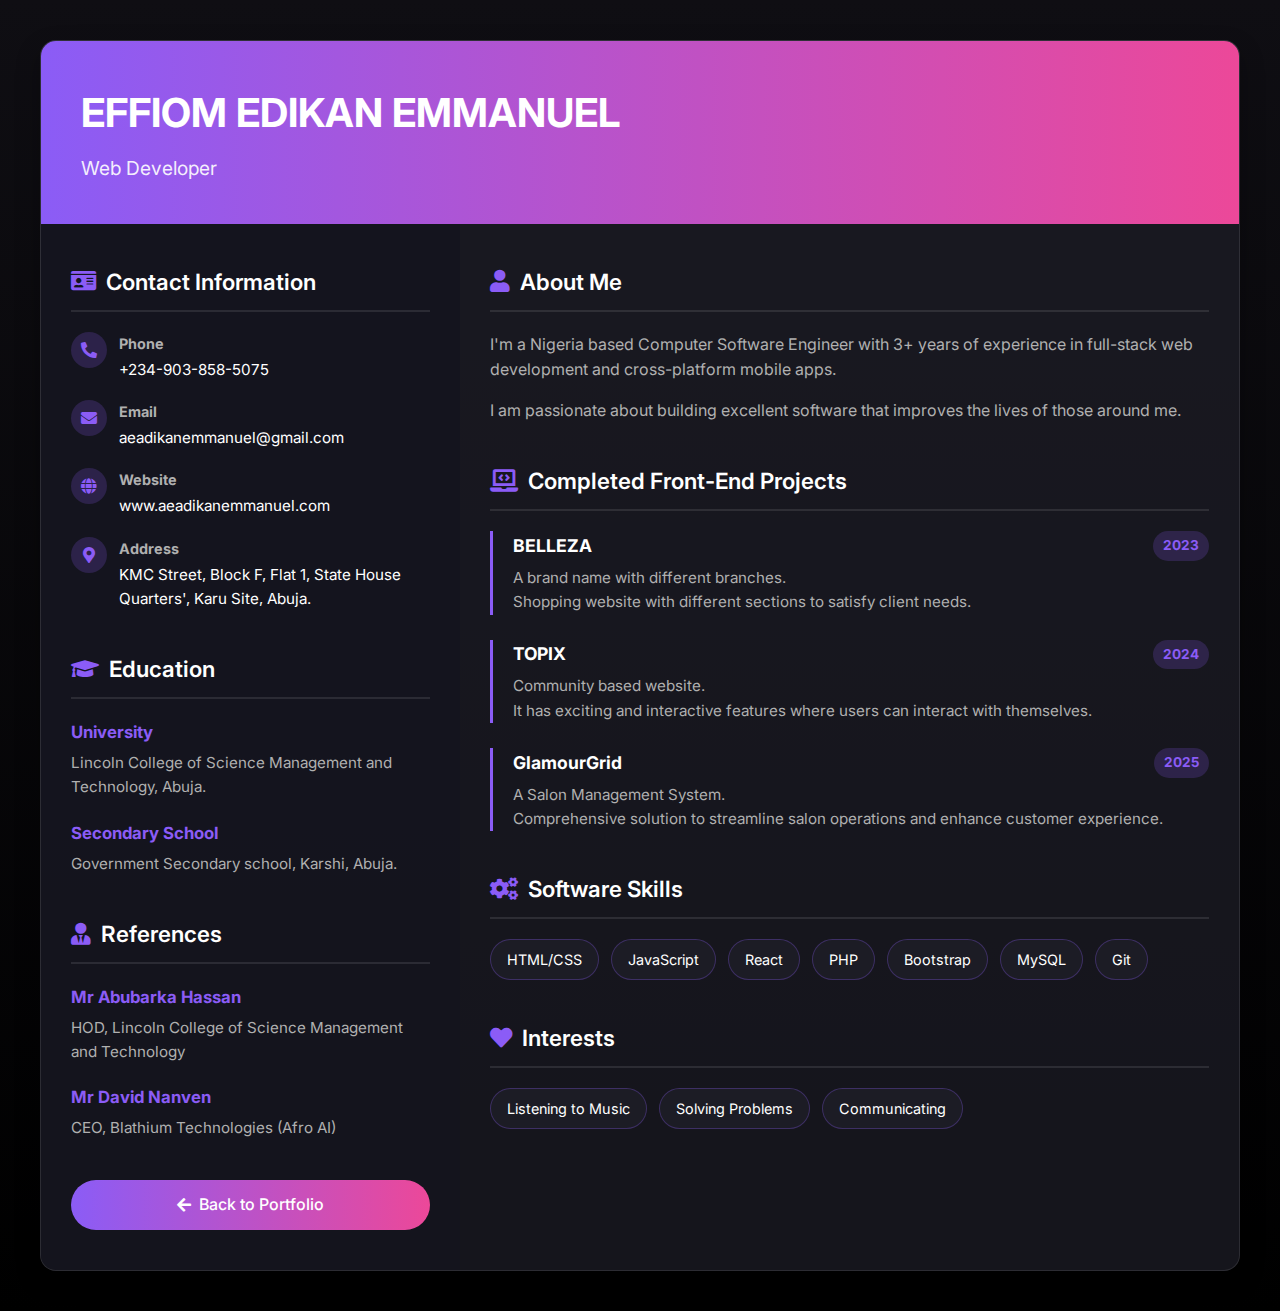
<file: resume.html>
<!DOCTYPE html>
<html lang="en">
<head>
    <meta charset="UTF-8">
    <meta name="viewport" content="width=device-width, initial-scale=1.0">
    <title>Effiom Edikan Emmanuel - Resume</title>
    <link rel="shortcut icon" href="./icons8-e-50.png" type="image/x-icon">
    <link rel="stylesheet" href="https://cdnjs.cloudflare.com/ajax/libs/font-awesome/5.15.3/css/all.min.css">
    <link href="https://fonts.googleapis.com/css2?family=Inter:wght@300;400;500;600;700&display=swap" rel="stylesheet">
    <style>
        :root {
            --bg-primary: #0f0e13;
            --bg-secondary: #1a1a25;
            --text-primary: #ffffff;
            --text-secondary: #b0b0b0;
            --accent-primary: #8b5cf6;
            --accent-secondary: #ec4899;
            --card-bg: rgba(30, 30, 40, 0.5);
            --card-border: rgba(255, 255, 255, 0.05);
        }
        
        * {
            margin: 0;
            padding: 0;
            box-sizing: border-box;
        }
        
        body {
            font-family: 'Inter', sans-serif;
            background: linear-gradient(to bottom, var(--bg-primary), #000);
            color: var(--text-primary);
            line-height: 1.6;
            min-height: 100vh;
        }
        
        .resume-container {
            max-width: 1200px;
            margin: 40px auto;
            background-color: rgba(30, 30, 40, 0.7);
            border-radius: 16px;
            overflow: hidden;
            box-shadow: 0 10px 25px rgba(0, 0, 0, 0.3);
            border: 1px solid rgba(255, 255, 255, 0.1);
        }
        
        .resume-header {
            padding: 40px;
            background: linear-gradient(to right, var(--accent-primary), var(--accent-secondary));
            display: flex;
            align-items: center;
            flex-wrap: wrap;
            gap: 30px;
        }
        
        .name-title {
            flex: 1;
        }
        
        .name-title h1 {
            font-size: 2.5rem;
            margin-bottom: 8px;
            font-weight: 700;
        }
        
        .name-title p {
            font-size: 1.2rem;
            opacity: 0.9;
        }
        
        .resume-content {
            display: flex;
            flex-wrap: wrap;
        }
        
        .left-column {
            flex: 1;
            min-width: 300px;
            background-color: rgba(20, 20, 30, 0.8);
            padding: 40px 30px;
        }
        
        .right-column {
            flex: 2;
            min-width: 400px;
            padding: 40px 30px;
        }
        
        .section {
            margin-bottom: 40px;
        }
        
        .section-title {
            font-size: 1.4rem;
            font-weight: 600;
            margin-bottom: 20px;
            padding-bottom: 10px;
            border-bottom: 2px solid rgba(255, 255, 255, 0.1);
            display: flex;
            align-items: center;
        }
        
        .section-title i {
            margin-right: 10px;
            color: var(--accent-primary);
        }
        
        .contact-item {
            margin-bottom: 18px;
            display: flex;
            align-items: flex-start;
        }
        
        .contact-icon {
            width: 36px;
            height: 36px;
            background: rgba(139, 92, 246, 0.2);
            border-radius: 50%;
            display: flex;
            align-items: center;
            justify-content: center;
            margin-right: 12px;
            flex-shrink: 0;
        }
        
        .contact-icon i {
            color: var(--accent-primary);
        }
        
        .contact-text h4 {
            font-size: 0.9rem;
            color: var(--text-secondary);
            margin-bottom: 3px;
        }
        
        .contact-text p {
            font-size: 0.95rem;
        }
        
        .education-item, .reference-item {
            margin-bottom: 20px;
        }
        
        .education-item h4, .reference-item h4 {
            font-size: 1.05rem;
            margin-bottom: 5px;
            color: var(--accent-primary);
        }
        
        .education-item p, .reference-item p {
            font-size: 0.95rem;
            color: var(--text-secondary);
        }
        
        .about-text {
            font-size: 1rem;
            margin-bottom: 15px;
            color: var(--text-secondary);
        }
        
        .project-item {
            margin-bottom: 25px;
            border-left: 3px solid var(--accent-primary);
            padding-left: 20px;
        }
        
        .project-item h3 {
            font-size: 1.1rem;
            margin-bottom: 5px;
            display: flex;
            align-items: center;
            justify-content: space-between;
        }
        
        .project-year {
            font-size: 0.85rem;
            background-color: rgba(139, 92, 246, 0.2);
            padding: 4px 10px;
            border-radius: 20px;
            color: var(--accent-primary);
        }
        
        .project-desc {
            font-size: 0.95rem;
            color: var(--text-secondary);
        }
        
        .skills-list, .interests-list {
            display: flex;
            flex-wrap: wrap;
            gap: 12px;
            margin-top: 15px;
        }
        
        .skill-tag, .interest-tag {
            background-color: rgba(30, 30, 40, 0.8);
            border: 1px solid rgba(139, 92, 246, 0.3);
            padding: 8px 16px;
            border-radius: 30px;
            font-size: 0.9rem;
            transition: all 0.3s ease;
        }
        
        .skill-tag:hover, .interest-tag:hover {
            background-color: rgba(139, 92, 246, 0.2);
            transform: translateY(-2px);
        }
        
        .back-button {
            display: inline-block;
            margin-top: 30px;
            padding: 12px 24px;
            background: linear-gradient(to right, var(--accent-primary), var(--accent-secondary));
            color: white;
            text-decoration: none;
            border-radius: 30px;
            font-weight: 500;
            transition: all 0.3s ease;
            border: none;
            cursor: pointer;
            display: flex;
            align-items: center;
            justify-content: center;
            gap: 8px;
        }
        
        .back-button:hover {
            opacity: 0.9;
            transform: translateY(-2px);
        }
        
        @media (max-width: 992px) {
            .resume-container {
                margin: 20px;
            }
        }
        
        @media (max-width: 768px) {
            .resume-content {
                flex-direction: column;
            }
            
            .resume-header {
                flex-direction: column;
                text-align: center;
                gap: 15px;
            }
            
            .left-column, .right-column {
                width: 100%;
            }
        }
    </style>
</head>
<body>
    <div class="resume-container">
        <div class="resume-header">
            <div class="name-title">
                <h1>EFFIOM EDIKAN EMMANUEL</h1>
                <p>Web Developer</p>
            </div>
        </div>
        
        <div class="resume-content">
            <div class="left-column">
                <div class="section">
                    <h2 class="section-title"><i class="fas fa-id-card"></i> Contact Information</h2>
                    
                    <div class="contact-item">
                        <div class="contact-icon">
                            <i class="fas fa-phone-alt"></i>
                        </div>
                        <div class="contact-text">
                            <h4>Phone</h4>
                            <p>+234-903-858-5075</p>
                        </div>
                    </div>
                    
                    <div class="contact-item">
                        <div class="contact-icon">
                            <i class="fas fa-envelope"></i>
                        </div>
                        <div class="contact-text">
                            <h4>Email</h4>
                            <p>aeadikanemmanuel@gmail.com</p>
                        </div>
                    </div>
                    
                    <div class="contact-item">
                        <div class="contact-icon">
                            <i class="fas fa-globe"></i>
                        </div>
                        <div class="contact-text">
                            <h4>Website</h4>
                            <p>www.aeadikanemmanuel.com</p>
                        </div>
                    </div>
                    
                    <div class="contact-item">
                        <div class="contact-icon">
                            <i class="fas fa-map-marker-alt"></i>
                        </div>
                        <div class="contact-text">
                            <h4>Address</h4>
                            <p>KMC Street, Block F, Flat 1, State House Quarters', Karu Site, Abuja.</p>
                        </div>
                    </div>
                </div>
                
                <div class="section">
                    <h2 class="section-title"><i class="fas fa-graduation-cap"></i> Education</h2>
                    
                    <div class="education-item">
                        <h4>University</h4>
                        <p>Lincoln College of Science Management and Technology, Abuja.</p>
                    </div>
                    
                    <div class="education-item">
                        <h4>Secondary School</h4>
                        <p>Government Secondary school, Karshi, Abuja.</p>
                    </div>
                </div>
                
                <div class="section">
                    <h2 class="section-title"><i class="fas fa-user-tie"></i> References</h2>
                    
                    <div class="reference-item">
                        <h4>Mr Abubarka Hassan</h4>
                        <p>HOD, Lincoln College of Science Management and Technology</p>
                    </div>
                    
                    <div class="reference-item">
                        <h4>Mr David Nanven</h4>
                        <p>CEO, Blathium Technologies (Afro AI)</p>
                    </div>
                </div>
                
                <a href="index.html" class="back-button">
                    <i class="fas fa-arrow-left"></i> Back to Portfolio
                </a>
            </div>
            
            <div class="right-column">
                <div class="section">
                    <h2 class="section-title"><i class="fas fa-user"></i> About Me</h2>
                    <p class="about-text">I'm a Nigeria based Computer Software Engineer with 3+ years of experience in full-stack web development and cross-platform mobile apps.</p>
                    <p class="about-text">I am passionate about building excellent software that improves the lives of those around me.</p>
                </div>
                
                <div class="section">
                    <h2 class="section-title"><i class="fas fa-laptop-code"></i> Completed Front-End Projects</h2>
                    
                    <div class="project-item">
                        <h3>BELLEZA <span class="project-year">2023</span></h3>
                        <p class="project-desc">A brand name with different branches.</p>
                        <p class="project-desc">Shopping website with different sections to satisfy client needs.</p>
                    </div>
                    
                    <div class="project-item">
                        <h3>TOPIX <span class="project-year">2024</span></h3>
                        <p class="project-desc">Community based website.</p>
                        <p class="project-desc">It has exciting and interactive features where users can interact with themselves.</p>
                    </div>
                    
                    <div class="project-item">
                        <h3>GlamourGrid <span class="project-year">2025</span></h3>
                        <p class="project-desc">A Salon Management System.</p>
                        <p class="project-desc">Comprehensive solution to streamline salon operations and enhance customer experience.</p>
                    </div>
                </div>
                
                <div class="section">
                    <h2 class="section-title"><i class="fas fa-cogs"></i> Software Skills</h2>
                    <div class="skills-list">
                        <span class="skill-tag">HTML/CSS</span>
                        <span class="skill-tag">JavaScript</span>
                        <span class="skill-tag">React</span>
                        <span class="skill-tag">PHP</span>
                        <span class="skill-tag">Bootstrap</span>
                        <span class="skill-tag">MySQL</span>
                        <span class="skill-tag">Git</span>
                    </div>
                </div>
                
                <div class="section">
                    <h2 class="section-title"><i class="fas fa-heart"></i> Interests</h2>
                    <div class="interests-list">
                        <span class="interest-tag">Listening to Music</span>
                        <span class="interest-tag">Solving Problems</span>
                        <span class="interest-tag">Communicating</span>
                    </div>
                </div>
            </div>
        </div>
    </div>
</body>
</html>
</file>
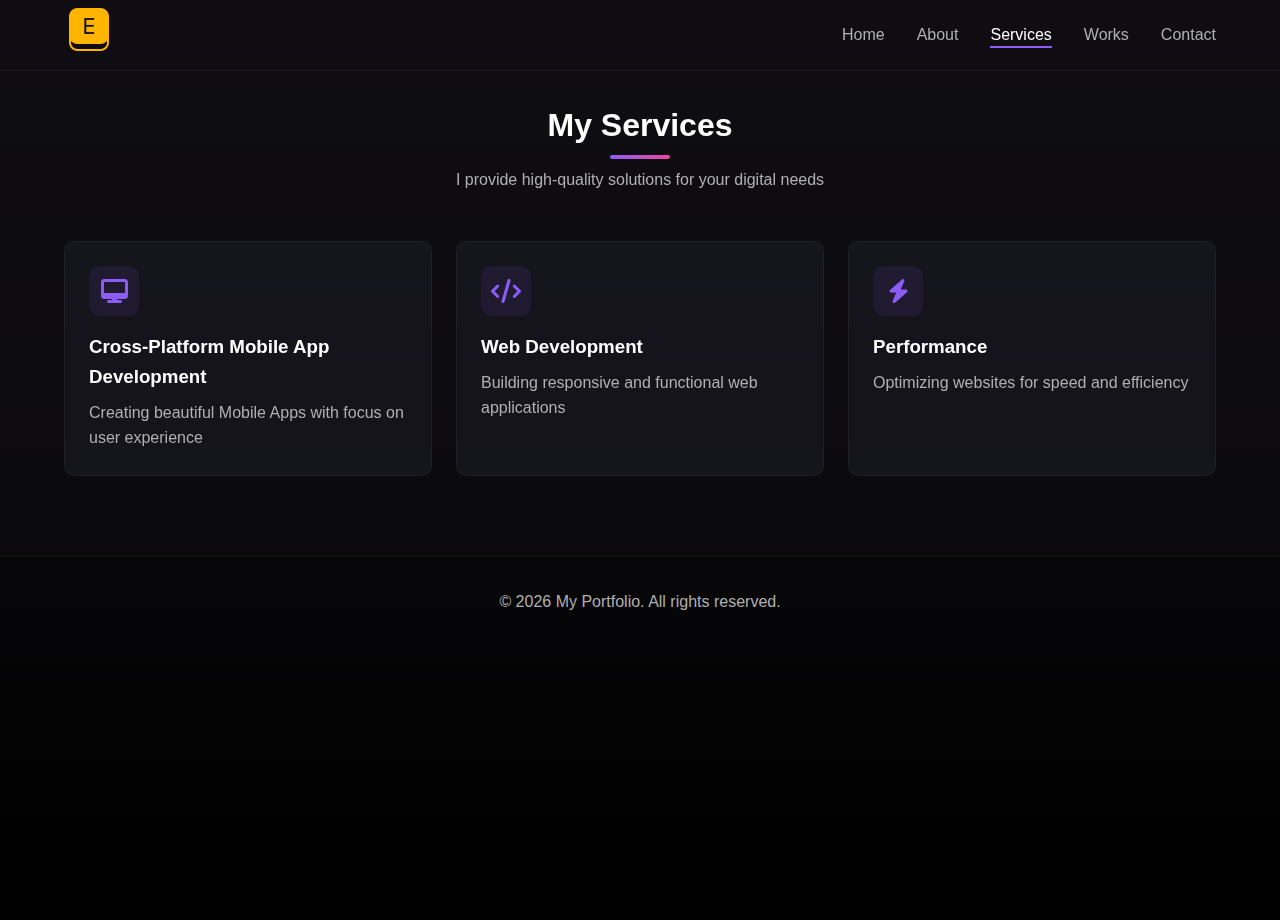
<file: services.html>
<!DOCTYPE html>
<html lang="en">
<head>
    <meta charset="UTF-8">
    <meta name="viewport" content="width=device-width, initial-scale=1.0">
    <title>My Services</title>
    <meta name="description" content="Professional portfolio of a creative designer and developer">
    <link rel="shortcut icon" href="./icons8-e-50.png" type="image/x-icon">
    
    <!-- Font Awesome for icons -->
    <link rel="stylesheet" href="https://cdnjs.cloudflare.com/ajax/libs/font-awesome/6.4.0/css/all.min.css">
    
    <!-- AOS Animation library -->
    <link rel="stylesheet" href="https://unpkg.com/aos@next/dist/aos.css" />
    
    <!-- Custom CSS -->
    <link rel="stylesheet" href="style.css">
</head>
<body>
      <!-- Navigation Header -->
      <header class="header">
        <nav class="navbar">
            <div class="logo">
                <img src="./icons8-e-50.png" alt="">
            </div>
            
            <ul class="nav-menu">
                <li class="nav-item"><a href="./index.html" class="nav-link ">Home</a></li>
                <li class="nav-item"><a href="./about.html" class="nav-link">About</a></li>
                <li class="nav-item"><a href="./services.html" class="nav-link active">Services</a></li>
                <li class="nav-item"><a href="./portfolio.html" class="nav-link">Works</a></li>
                <li class="nav-item"><a href="./contact.html" class="nav-link">Contact</a></li>
            </ul>
            
            <div class="hamburger">
                <span class="bar"></span>
                <span class="bar"></span>
                <span class="bar"></span>
            </div>
        </nav>
    </header>

    <!-- main -->
    <main>
         <!-- Services Section -->
         <section id="services" class="services" style="margin-top: 20px;">
            <div class="section-header" data-aos="fade-up">
                <h2>My Services</h2>
                <p>I provide high-quality solutions for your digital needs</p>
            </div>
            
            <div class="services-grid">
                <div class="service-card" data-aos="fade-up" data-aos-delay="100">
                    <div class="service-icon">
                        <i class="fas fa-desktop"></i>
                    </div>
                    <h3>Cross-Platform Mobile App Development</h3>
                    <p>Creating beautiful Mobile Apps with focus on user experience</p>
                </div>
                
                <div class="service-card" data-aos="fade-up" data-aos-delay="200">
                    <div class="service-icon">
                        <i class="fas fa-code"></i>
                    </div>
                    <h3>Web Development</h3>
                    <p>Building responsive and functional web applications</p>
                </div>
                
                <div class="service-card" data-aos="fade-up" data-aos-delay="400">
                    <div class="service-icon">
                        <i class="fas fa-bolt"></i>
                    </div>
                    <h3>Performance</h3>
                    <p>Optimizing websites for speed and efficiency</p>
                </div>
            </div>
        </section>
    </main>

     <!-- Footer -->
     <footer class="footer">
        <div class="footer-content">
            <p>&copy; <span id="current-year"></span> My Portfolio. All rights reserved.</p>
        </div>
    </footer>

    <!-- AOS Animation Script -->
    <script src="https://unpkg.com/aos@next/dist/aos.js"></script>
    
    <!-- Custom JavaScript -->
    <script src="index.js"></script>
</body>
</html>
</file>
<file: style.css>
/* Base Styles */
* {
    margin: 0;
    padding: 0;
    box-sizing: border-box;
}

:root {
    --bg-primary: #0f0e13;
    --bg-secondary: #1a1a25;
    --text-primary: #ffffff;
    --text-secondary: #b0b0b0;
    --accent-primary: #8b5cf6;
    --accent-secondary: #ec4899;
    --card-bg: rgba(30, 30, 40, 0.5);
    --card-border: rgba(255, 255, 255, 0.05);
    --header-height: 70px;
}

html {
    scroll-behavior: smooth;
}

body {
    font-family: 'Arial', sans-serif;
    background: linear-gradient(to bottom, var(--bg-primary), #000);
    color: var(--text-primary);
    line-height: 1.6;
    min-height: 100vh;
}

a {
    text-decoration: none;
    color: inherit;
    transition: all 0.3s ease;
}

ul {
    list-style: none;
}

.section-header {
    text-align: center;
    margin-bottom: 3rem;
}

.section-header h2 {
    font-size: 2rem;
    display: inline-block;
    position: relative;
    margin-bottom: 1rem;
}

.section-header h2::after {
    content: '';
    position: absolute;
    bottom: -8px;
    left: 50%;
    transform: translateX(-50%);
    width: 60px;
    height: 4px;
    background: linear-gradient(to right, var(--accent-primary), var(--accent-secondary));
    border-radius: 2px;
}

.section-header p {
    color: var(--text-secondary);
    max-width: 600px;
    margin: 0 auto;
}

.gradient-text {
    background: linear-gradient(to right, var(--accent-primary), var(--accent-secondary));
    -webkit-background-clip: text;
    background-clip: text;
    color: transparent;
}

/* Navigation */
.header {
    position: fixed;
    top: 0;
    left: 0;
    width: 100%;
    z-index: 100;
    background-color: rgba(15, 14, 19, 0.8);
    backdrop-filter: blur(10px);
    border-bottom: 1px solid rgba(255, 255, 255, 0.05);
}

.navbar {
    display: flex;
    justify-content: space-between;
    align-items: center;
    padding: 0 5%;
    height: var(--header-height);
    max-width: 1400px;
    margin: 0 auto;
}

.logo {
    font-size: 1.5rem;
    font-weight: bold;
    background: linear-gradient(to right, var(--accent-primary), var(--accent-secondary));
    -webkit-background-clip: text;
    background-clip: text;
    color: transparent;
}

.nav-menu {
    display: flex;
    gap: 2rem;
}

.nav-link {
    position: relative;
    color: var(--text-secondary);
}

.nav-link:hover, .nav-link.active {
    color: var(--text-primary);
}

.nav-link::after {
    content: '';
    position: absolute;
    bottom: -5px;
    left: 0;
    width: 0;
    height: 2px;
    background-color: var(--accent-primary);
    transition: width 0.3s ease;
}

.nav-link:hover::after, .nav-link.active::after {
    width: 100%;
}

.hamburger {
    display: none;
    cursor: pointer;
}

.bar {
    display: block;
    width: 25px;
    height: 3px;
    margin: 5px auto;
    background-color: var(--text-primary);
    transition: all 0.3s ease;
}

/* Hero Section */
.hero {
    min-height: 100vh;
    display: flex;
    align-items: center;
    justify-content: center;
    padding: calc(var(--header-height) + 2rem) 5% 5rem;
}

.hero-container {
    display: flex;
    flex-direction: row;
    align-items: center;
    max-width: 1200px;
    width: 100%;
    gap: 3rem;
}

.hero-image-container {
    flex: 1;
    max-width: 500px;
    border-radius: 20px;
    overflow: hidden;
    box-shadow: 0 20px 30px rgba(0, 0, 0, 0.3);
    background: rgba(30, 30, 40, 0.3);
    border: 1px solid rgba(255, 255, 255, 0.1);
    position: relative;
}

.hero-image-slider {
    width: 100%;
    height: 0;
    padding-bottom: 100%; /* Creates a square aspect ratio */
    position: relative;
    overflow: hidden;
}

.hero-image {
    position: absolute;
    top: 0;
    left: 0;
    width: 100%;
    height: 100%;
    object-fit: cover;
    opacity: 0;
    transition: opacity 1s ease-in-out;
}

.img-image {
	width: 100%;
	height: 100%;
	object-fit: cover;
    transition: opacity 1s ease-in-out;
	border-radius: 20px;
}

.hero-image.active {
    opacity: 1;
}

.hero-content {
    flex: 1;
    text-align: left;
}


.welcome-badge {
    display: inline-block;
    padding: 0.5rem 1rem;
    background-color: rgba(139, 92, 246, 0.1);
    border-radius: 50px;
    margin-bottom: 1.5rem;
    color: var(--accent-primary);
    font-size: 0.9rem;
}

.emoji {
    margin-right: 0.5rem;
}

.hero h1 {
    font-size: 2.5rem;
    margin-bottom: 1.5rem;
    line-height: 1.2;
}

.title-line {
    display: block;
    margin-bottom: 0.5rem;
}

.hero-subtitle {
    color: var(--text-secondary);
    margin-bottom: 2rem;
    max-width: 600px;
    margin-left: auto;
    margin-right: auto;
}

.cta-buttons {
    display: flex;
    gap: 1rem;
    justify-content: center;
    flex-wrap: wrap;
}

.btn {
    padding: 0.8rem 1.5rem;
    border-radius: 50px;
    font-weight: bold;
    cursor: pointer;
    transition: all 0.3s ease;
    display: inline-flex;
    align-items: center;
}

.primary-btn {
    background: linear-gradient(to right, var(--accent-primary), var(--accent-secondary));
    color: white;
}

.primary-btn:hover {
    opacity: 0.9;
    transform: translateY(-2px);
}

.outline-btn {
    border: 1px solid var(--text-secondary);
    color: var(--text-primary);
}

.outline-btn:hover {
    background-color: rgba(255, 255, 255, 0.1);
    transform: translateY(-2px);
}

.btn-icon {
    margin-left: 0.5rem;
    transition: transform 0.3s ease;
}

.btn:hover .btn-icon {
    transform: translateX(3px);
}

/* Services Section */
.services {
    padding: 5rem 5%;
    background-color: rgba(15, 14, 19, 0.5);
}

.services-grid {
    display: grid;
    grid-template-columns: repeat(auto-fit, minmax(250px, 1fr));
    gap: 1.5rem;
    max-width: 1200px;
    margin: 0 auto;
}

.service-card {
    background-color: var(--card-bg);
    border: 1px solid var(--card-border);
    border-radius: 10px;
    padding: 1.5rem;
    transition: transform 0.3s ease, box-shadow 0.3s ease;
}

.service-card:hover {
    transform: translateY(-5px);
    box-shadow: 0 10px 20px rgba(0, 0, 0, 0.1);
    border-color: rgba(139, 92, 246, 0.3);
}

.service-icon {
    width: 50px;
    height: 50px;
    background-color: rgba(139, 92, 246, 0.1);
    border-radius: 10px;
    display: flex;
    align-items: center;
    justify-content: center;
    margin-bottom: 1rem;
    font-size: 1.5rem;
    color: var(--accent-primary);
}

.service-card h3 {
    margin-bottom: 0.5rem;
}

.service-card p {
    color: var(--text-secondary);
}

/* About Page Styles */
.about-page {
    padding-top: calc(var(--header-height) + 2rem);
    background: linear-gradient(to bottom, var(--bg-primary), #000);
}

.about-hero {
    padding: 4rem 0;
    text-align: center;
    background: linear-gradient(135deg, rgba(139, 92, 246, 0.1), rgba(236, 72, 153, 0.1));
}

.section-header {
    margin-bottom: 3rem;
}

.section-subtitle {
    display: block;
    color: var(--accent-primary);
    font-size: 1rem;
    margin-bottom: 0.5rem;
    text-transform: uppercase;
    letter-spacing: 2px;
}

.section-title {
    font-size: 2.5rem;
    margin-bottom: 1rem;
}

.divider {
    width: 60px;
    height: 3px;
    background: linear-gradient(to right, var(--accent-primary), var(--accent-secondary));
    margin: 0 auto;
}

.about-content {
    padding: 4rem 0;
}

.about-grid {
    display: grid;
    grid-template-columns: 1fr 1.5fr;
    gap: 3rem;
    align-items: center;
}

.about-image {
    position: relative;
}

.profile-img {
    width: 100%;
    border-radius: 10px;
    box-shadow: 0 20px 30px rgba(0, 0, 0, 0.3);
    border: 1px solid rgba(255, 255, 255, 0.1);
}

.experience-badge {
    position: absolute;
    bottom: -20px;
    right: -20px;
    background: linear-gradient(to right, var(--accent-primary), var(--accent-secondary));
    color: white;
    padding: 1.5rem;
    border-radius: 10px;
    text-align: center;
    box-shadow: 0 10px 20px rgba(0, 0, 0, 0.2);
}

.experience-badge span {
    font-size: 2rem;
    font-weight: bold;
    display: block;
}

.experience-badge p {
    margin: 0;
    font-size: 0.9rem;
}

.about-info {
    padding: 2rem;
}

.about-title {
    font-size: 1.8rem;
    margin-bottom: 1.5rem;
}

.about-description {
    color: var(--text-secondary);
    margin-bottom: 2rem;
    line-height: 1.7;
}

.personal-info {
    display: grid;
    grid-template-columns: 1fr 1fr;
    gap: 1.5rem;
    margin-bottom: 2rem;
}

.info-column p {
    margin-bottom: 0.8rem;
    display: flex;
    justify-content: space-between;
}

.info-column strong {
    color: var(--text-primary);
    margin-right: 1rem;
}

.available {
    color: #4ade80;
    font-weight: bold;
}

.about-actions {
    display: flex;
    gap: 1rem;
    margin-top: 2rem;
}

/* Skills Section */
.skills-section {
    padding: 4rem 0;
    background-color: rgba(15, 14, 19, 0.5);
}

.skills-grid {
    display: grid;
    grid-template-columns: repeat(auto-fit, minmax(200px, 1fr));
    gap: 2rem;
}

.skill-card {
    background-color: var(--card-bg);
    border: 1px solid var(--card-border);
    border-radius: 10px;
    padding: 1.5rem;
    text-align: center;
    transition: transform 0.3s ease;
}

.skill-card:hover {
    transform: translateY(-5px);
    border-color: var(--accent-primary);
}

.skill-icon {
    font-size: 2.5rem;
    margin-bottom: 1rem;
    color: var(--accent-primary);
}

.skill-card h3 {
    margin-bottom: 1rem;
}

.skill-bar {
    height: 6px;
    background-color: rgba(255, 255, 255, 0.1);
    border-radius: 3px;
    overflow: hidden;
}

.skill-progress {
    height: 100%;
    background: linear-gradient(to right, var(--accent-primary), var(--accent-secondary));
    border-radius: 3px;
}

/* Education Section */
.education-section {
    padding: 4rem 0;
}

.timeline {
    position: relative;
    max-width: 800px;
    margin: 0 auto;
    padding-left: 50px;
}

.timeline::before {
    content: '';
    position: absolute;
    left: 20px;
    top: 0;
    bottom: 0;
    width: 2px;
    background: linear-gradient(to bottom, var(--accent-primary), var(--accent-secondary));
}

.timeline-item {
    position: relative;
    margin-bottom: 2rem;
    padding-bottom: 2rem;
}

.timeline-item:last-child {
    margin-bottom: 0;
    padding-bottom: 0;
}

.timeline-date {
    position: absolute;
    left: -50px;
    top: 0;
    width: 40px;
    height: 40px;
    border-radius: 50%;
    background: linear-gradient(to right, var(--accent-primary), var(--accent-secondary));
    color: white;
    display: flex;
    align-items: center;
    justify-content: center;
    font-weight: bold;
    font-size: 0.9rem;
}

.timeline-content {
    background-color: var(--card-bg);
    border: 1px solid var(--card-border);
    border-radius: 10px;
    padding: 1.5rem;
    position: relative;
}

.timeline-content::before {
    content: '';
    position: absolute;
    left: -10px;
    top: 20px;
    width: 0;
    height: 0;
    border-top: 10px solid transparent;
    border-bottom: 10px solid transparent;
    border-right: 10px solid var(--card-bg);
}

.timeline-content h3 {
    margin-bottom: 0.5rem;
}

.institution {
    color: var(--accent-primary);
    margin-bottom: 0.5rem;
    font-weight: bold;
}

.timeline-content p {
    color: var(--text-secondary);
}

/* CTA Section */
.cta-section {
    padding: 4rem 0;
    text-align: center;
    background: linear-gradient(135deg, rgba(139, 92, 246, 0.1), rgba(236, 72, 153, 0.1));
}

.cta-section h2 {
    font-size: 2rem;
    margin-bottom: 1rem;
}

.cta-section p {
    color: var(--text-secondary);
    max-width: 600px;
    margin: 0 auto 2rem;
}


/* Projects Section */
.projects {
    padding: 5rem 5%;
}

.projects-grid {
    display: grid;
    grid-template-columns: repeat(auto-fit, minmax(300px, 1fr));
    gap: 2rem;
    max-width: 1200px;
    margin: 0 auto;
}

.project-card {
    background-color: var(--card-bg);
    border: 1px solid var(--card-border);
    border-radius: 10px;
    overflow: hidden;
    transition: transform 0.3s ease;
}

.project-card:hover {
    transform: translateY(-5px);
}

.project-img {
    height: 200px;
    background: linear-gradient(45deg, rgba(139, 92, 246, 0.3), rgba(236, 72, 153, 0.3));
    position: relative;
    overflow: hidden;
}

.project-overlay {
    position: absolute;
    top: 0;
    left: 0;
    width: 100%;
    height: 100%;
    background-color: rgba(0, 0, 0, 0.7);
    display: flex;
    align-items: center;
    justify-content: center;
    opacity: 0;
    transition: opacity 0.3s ease;
}

.project-img:hover .project-overlay {
    opacity: 1;
}

.view-btn {
    padding: 0.7rem 1.5rem;
    background-color: var(--accent-primary);
    color: white;
    border-radius: 50px;
    font-weight: bold;
}

.project-info {
    padding: 1.5rem;
}

.project-info h3 {
    margin-bottom: 0.5rem;
}

.project-info p {
    color: var(--text-secondary);
    margin-bottom: 1rem;
}

.tech-tags {
    display: flex;
    gap: 0.5rem;
    flex-wrap: wrap;
}

.tech-tags span {
    padding: 0.2rem 0.7rem;
    background-color: rgba(30, 30, 40, 0.8);
    border-radius: 50px;
    font-size: 0.8rem;
    color: var(--text-secondary);
}

.project-footer {
    padding: 1rem 1.5rem;
    border-top: 1px solid var(--card-border);
    background-color: rgba(15, 14, 19, 0.5);
}

.details-link {
    color: var(--accent-primary);
    font-size: 0.9rem;
    display: flex;
    align-items: center;
    gap: 0.5rem;
    transition: gap 0.3s ease;
}

.details-link:hover {
    gap: 0.7rem;
}

.view-all-btn {
    text-align: center;
    margin-top: 3rem;
}

/* Contact Section */
.contact {
    padding: 5rem 5%;
    background-color: rgba(15, 14, 19, 0.5);
}

.contact-container {
    max-width: 600px;
    margin: 0 auto;
    background-color: var(--card-bg);
    border: 1px solid var(--card-border);
    border-radius: 10px;
    padding: 2rem;
}

.contact-form {
    display: flex;
    flex-direction: column;
    gap: 1rem;
}

.form-group input,
.form-group textarea {
    width: 100%;
    padding: 1rem;
    border-radius: 5px;
    border: 1px solid var(--card-border);
    background-color: rgba(15, 14, 19, 0.8);
    color: var(--text-primary);
    font-family: inherit;
    resize: none;
}

.form-group input:focus,
.form-group textarea:focus {
    outline: none;
    border-color: var(--accent-primary);
}

.primary-btn-full {
    background: linear-gradient(to right, var(--accent-primary), var(--accent-secondary));
    color: white;
    border: none;
    padding: 1rem;
    width: 100%;
    font-family: inherit;
    font-weight: bold;
}

.primary-btn-full:hover {
    opacity: 0.9;
}

.social-links {
    display: flex;
    justify-content: center;
    gap: 1.5rem;
    margin-top: 2rem;
}

.social-icon {
    width: 45px;
    height: 45px;
    border-radius: 50%;
    background-color: var(--card-bg);
    display: flex;
    align-items: center;
    justify-content: center;
    font-size: 1.2rem;
    transition: all 0.3s ease;
}

.social-icon:hover {
    background-color: var(--accent-primary);
    transform: translateY(-5px);
}

/* Footer */
.footer {
    padding: 2rem 5%;
    border-top: 1px solid var(--card-border);
    text-align: center;
    color: var(--text-secondary);
}

/* Responsive Design */
@media (max-width: 768px) {
    .nav-menu {
        position: fixed;
        left: -100%;
        top: var(--header-height);
        flex-direction: column;
        background-color: var(--bg-secondary);
        width: 100%;
        text-align: center;
        transition: 0.3s;
        box-shadow: 0 10px 20px rgba(0, 0, 0, 0.1);
        padding: 2rem 0;
        gap: 1.5rem;
    }

    .nav-menu.active {
        left: 0;
    }

    .hamburger {
        display: block;
    }

    .hamburger.active .bar:nth-child(1) {
        transform: translateY(8px) rotate(45deg);
    }

    .hamburger.active .bar:nth-child(2) {
        opacity: 0;
    }

    .hamburger.active .bar:nth-child(3) {
        transform: translateY(-8px) rotate(-45deg);
    }

    .hero h1 {
        font-size: 2rem;
    }

    .projects-grid, .services-grid {
        grid-template-columns: 1fr;
    }

    .cta-buttons {
        flex-direction: column;
    }
}

/* Animations */
@keyframes fadeIn {
    from {
        opacity: 0;
        transform: translateY(20px);
    }
    to {
        opacity: 1;
        transform: translateY(0);
    }
}

.fade-in {
    animation: fadeIn 0.6s ease-out forwards;
}

/* Responsive Design for about */
@media (max-width: 992px) {
    .about-grid {
        grid-template-columns: 1fr;
    }
    
    .about-image {
        max-width: 400px;
        margin: 0 auto;
    }
    
    .personal-info {
        grid-template-columns: 1fr;
    }
}

@media (max-width: 768px) {
    .section-title {
        font-size: 2rem;
    }
    
    .skills-grid {
        grid-template-columns: repeat(auto-fit, minmax(150px, 1fr));
    }
    
    .footer-bottom {
        flex-direction: column;
        gap: 1rem;
        text-align: center;
    }
}

@media (max-width: 576px) {
    .about-actions {
        flex-direction: column;
    }
    
    .btn {
        width: 100%;
        text-align: center;
        justify-content: center;
    }
}
</file>
